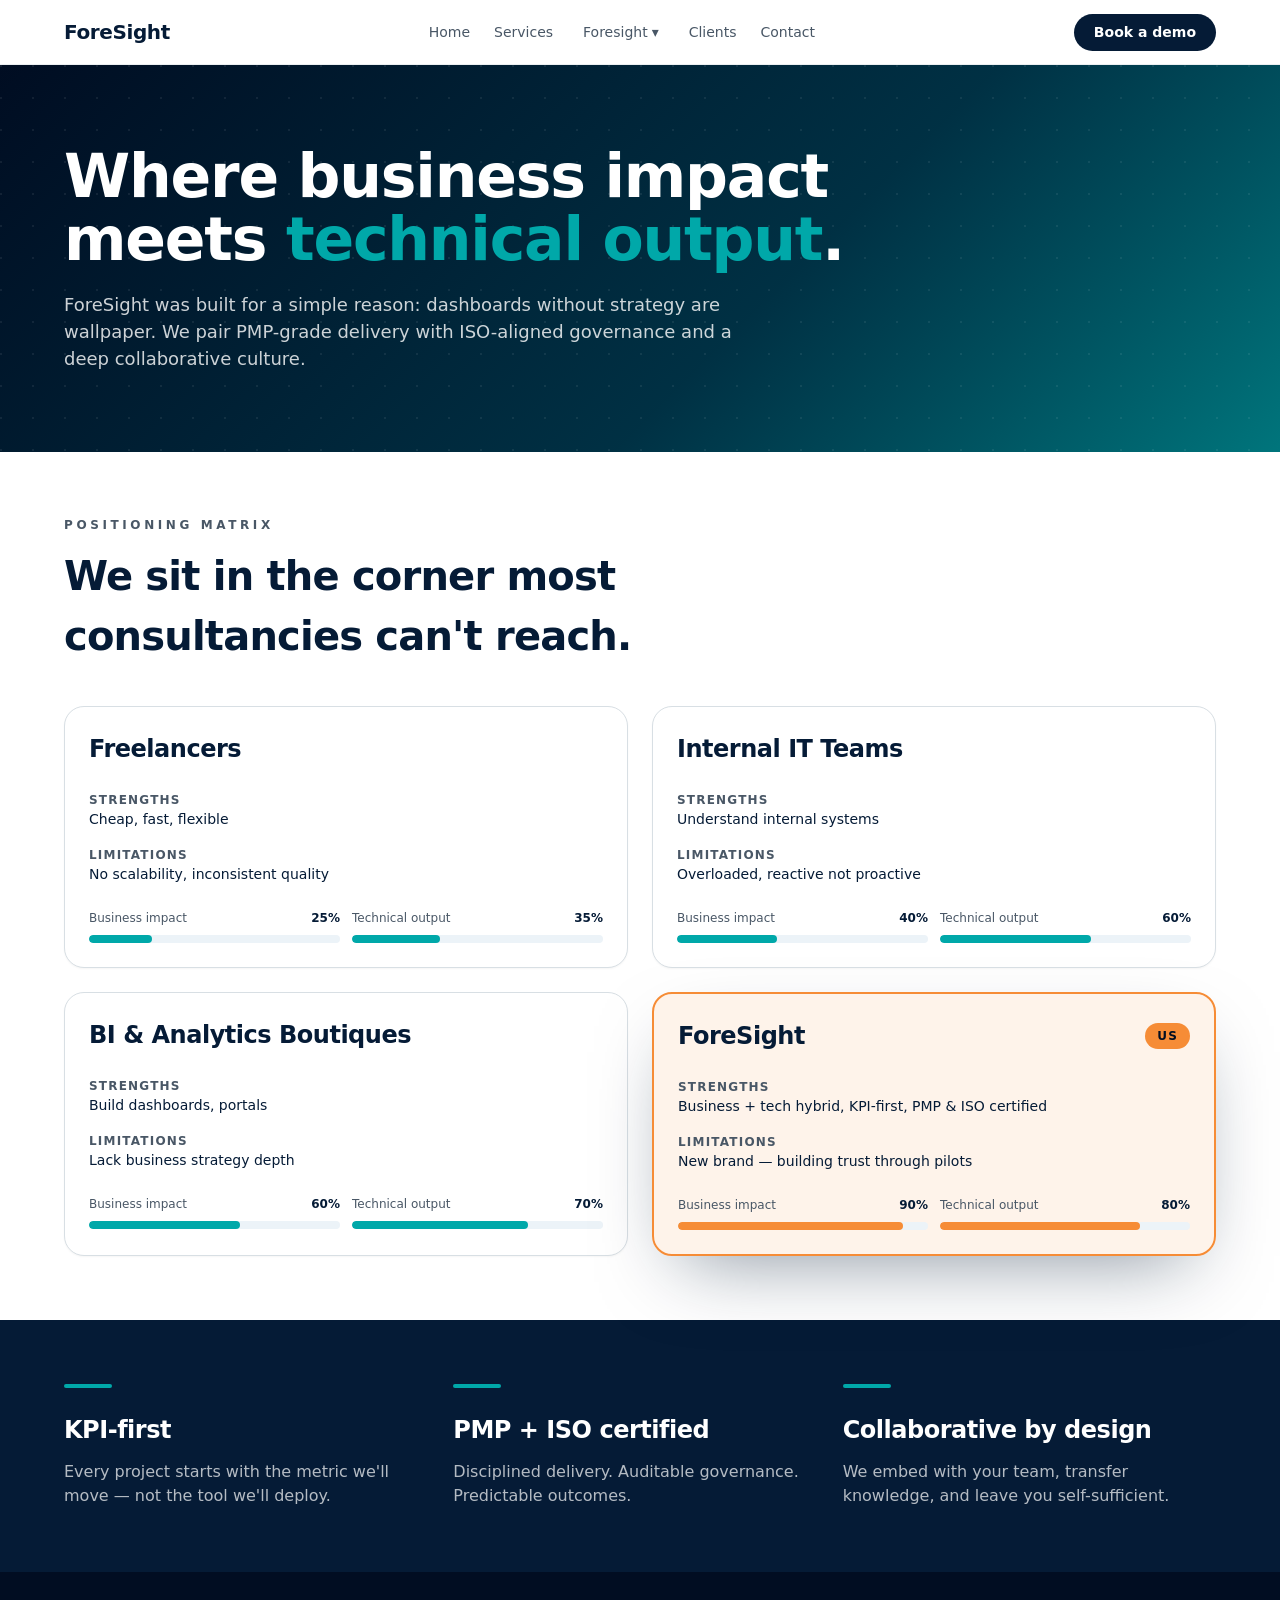
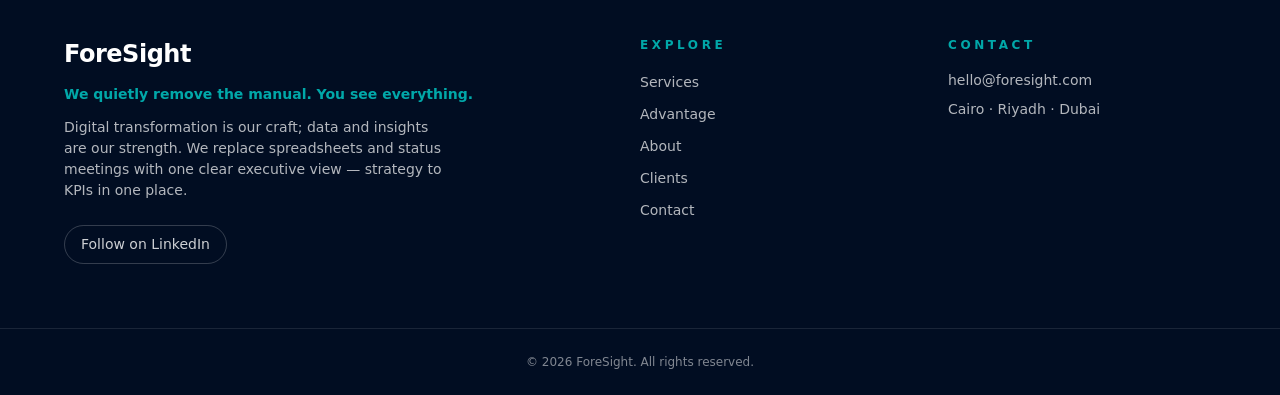
<file: about.html>
<!DOCTYPE html>
<html lang="en">
<head>
<meta charset="UTF-8" />
<meta name="viewport" content="width=device-width, initial-scale=1.0" />
<title>About — ForeSight</title>
<meta name="description" content="ForeSight is a business + tech hybrid consultancy. KPI-first, PMP & ISO certified, with a collaborative culture across MENA." />
<link rel="icon" href="assets/favicon.png" />
<link rel="stylesheet" href="css/styles.css" />
</head>
<body data-page="about">
<div id="site-header"></div>

<section class="hero">
  <div class="container px-6 hero-inner">
    <h1>Where business impact meets <span class="text-teal">technical output</span>.</h1>
    <p class="subtitle">ForeSight was built for a simple reason: dashboards without strategy are wallpaper. We pair PMP-grade delivery with ISO-aligned governance and a deep collaborative culture.</p>
  </div>
</section>

<section class="py-16">
  <div class="container px-6">
    <p class="eyebrow">Positioning Matrix</p>
    <h2 class="section-title max-w-3xl">We sit in the corner most consultancies can't reach.</h2>

    <div class="grid grid-2 mt-10" style="gap:1.5rem;">
      <div class="card">
        <div class="flex justify-between items-center">
          <h3 style="font-size:1.5rem;">Freelancers</h3>
        </div>
        <div class="mt-6" style="display:flex; flex-direction:column; gap:1rem; font-size:0.875rem;">
          <div><div class="muted" style="font-size:0.75rem; text-transform:uppercase; letter-spacing:0.1em; font-weight:600;">Strengths</div><p class="mt-1">Cheap, fast, flexible</p></div>
          <div><div class="muted" style="font-size:0.75rem; text-transform:uppercase; letter-spacing:0.1em; font-weight:600;">Limitations</div><p class="mt-1">No scalability, inconsistent quality</p></div>
        </div>
        <div class="grid grid-2 mt-6" style="gap:0.75rem;">
          <div><div class="flex justify-between" style="font-size:0.75rem;"><span class="muted">Business impact</span><span style="font-weight:600;">25%</span></div><div class="bar-track"><div class="bar-fill" style="width:25%;"></div></div></div>
          <div><div class="flex justify-between" style="font-size:0.75rem;"><span class="muted">Technical output</span><span style="font-weight:600;">35%</span></div><div class="bar-track"><div class="bar-fill" style="width:35%;"></div></div></div>
        </div>
      </div>

      <div class="card">
        <h3 style="font-size:1.5rem;">Internal IT Teams</h3>
        <div class="mt-6" style="display:flex; flex-direction:column; gap:1rem; font-size:0.875rem;">
          <div><div class="muted" style="font-size:0.75rem; text-transform:uppercase; letter-spacing:0.1em; font-weight:600;">Strengths</div><p class="mt-1">Understand internal systems</p></div>
          <div><div class="muted" style="font-size:0.75rem; text-transform:uppercase; letter-spacing:0.1em; font-weight:600;">Limitations</div><p class="mt-1">Overloaded, reactive not proactive</p></div>
        </div>
        <div class="grid grid-2 mt-6" style="gap:0.75rem;">
          <div><div class="flex justify-between" style="font-size:0.75rem;"><span class="muted">Business impact</span><span style="font-weight:600;">40%</span></div><div class="bar-track"><div class="bar-fill" style="width:40%;"></div></div></div>
          <div><div class="flex justify-between" style="font-size:0.75rem;"><span class="muted">Technical output</span><span style="font-weight:600;">60%</span></div><div class="bar-track"><div class="bar-fill" style="width:60%;"></div></div></div>
        </div>
      </div>

      <div class="card">
        <h3 style="font-size:1.5rem;">BI &amp; Analytics Boutiques</h3>
        <div class="mt-6" style="display:flex; flex-direction:column; gap:1rem; font-size:0.875rem;">
          <div><div class="muted" style="font-size:0.75rem; text-transform:uppercase; letter-spacing:0.1em; font-weight:600;">Strengths</div><p class="mt-1">Build dashboards, portals</p></div>
          <div><div class="muted" style="font-size:0.75rem; text-transform:uppercase; letter-spacing:0.1em; font-weight:600;">Limitations</div><p class="mt-1">Lack business strategy depth</p></div>
        </div>
        <div class="grid grid-2 mt-6" style="gap:0.75rem;">
          <div><div class="flex justify-between" style="font-size:0.75rem;"><span class="muted">Business impact</span><span style="font-weight:600;">60%</span></div><div class="bar-track"><div class="bar-fill" style="width:60%;"></div></div></div>
          <div><div class="flex justify-between" style="font-size:0.75rem;"><span class="muted">Technical output</span><span style="font-weight:600;">70%</span></div><div class="bar-track"><div class="bar-fill" style="width:70%;"></div></div></div>
        </div>
      </div>

      <div class="card" style="border:2px solid var(--orange); background:color-mix(in oklab, var(--orange) 10%, transparent); box-shadow:var(--shadow-elegant);">
        <div class="flex justify-between items-center">
          <h3 style="font-size:1.5rem;">ForeSight</h3>
          <span style="border-radius:999px; background:var(--orange); color:var(--orange-foreground); padding:0.25rem 0.75rem; font-size:0.75rem; font-weight:700; text-transform:uppercase; letter-spacing:0.1em;">Us</span>
        </div>
        <div class="mt-6" style="display:flex; flex-direction:column; gap:1rem; font-size:0.875rem;">
          <div><div class="muted" style="font-size:0.75rem; text-transform:uppercase; letter-spacing:0.1em; font-weight:600;">Strengths</div><p class="mt-1">Business + tech hybrid, KPI-first, PMP &amp; ISO certified</p></div>
          <div><div class="muted" style="font-size:0.75rem; text-transform:uppercase; letter-spacing:0.1em; font-weight:600;">Limitations</div><p class="mt-1">New brand — building trust through pilots</p></div>
        </div>
        <div class="grid grid-2 mt-6" style="gap:0.75rem;">
          <div><div class="flex justify-between" style="font-size:0.75rem;"><span class="muted">Business impact</span><span style="font-weight:600;">90%</span></div><div class="bar-track"><div class="bar-fill orange" style="width:90%;"></div></div></div>
          <div><div class="flex justify-between" style="font-size:0.75rem;"><span class="muted">Technical output</span><span style="font-weight:600;">80%</span></div><div class="bar-track"><div class="bar-fill orange" style="width:80%;"></div></div></div>
        </div>
      </div>
    </div>
  </div>
</section>

<section class="bg-midnight" style="padding:4rem 0;">
  <div class="container px-6 grid grid-3">
    <div>
      <div style="height:0.25rem; width:3rem; border-radius:999px; background:var(--teal);"></div>
      <h3 class="mt-6" style="font-size:1.5rem;">KPI-first</h3>
      <p class="mt-3" style="color:color-mix(in oklab, var(--background) 70%, transparent);">Every project starts with the metric we'll move — not the tool we'll deploy.</p>
    </div>
    <div>
      <div style="height:0.25rem; width:3rem; border-radius:999px; background:var(--teal);"></div>
      <h3 class="mt-6" style="font-size:1.5rem;">PMP + ISO certified</h3>
      <p class="mt-3" style="color:color-mix(in oklab, var(--background) 70%, transparent);">Disciplined delivery. Auditable governance. Predictable outcomes.</p>
    </div>
    <div>
      <div style="height:0.25rem; width:3rem; border-radius:999px; background:var(--teal);"></div>
      <h3 class="mt-6" style="font-size:1.5rem;">Collaborative by design</h3>
      <p class="mt-3" style="color:color-mix(in oklab, var(--background) 70%, transparent);">We embed with your team, transfer knowledge, and leave you self-sufficient.</p>
    </div>
  </div>
</section>

<div id="site-footer"></div>
<script src="js/components.js"></script>
</body>
</html>
</file>
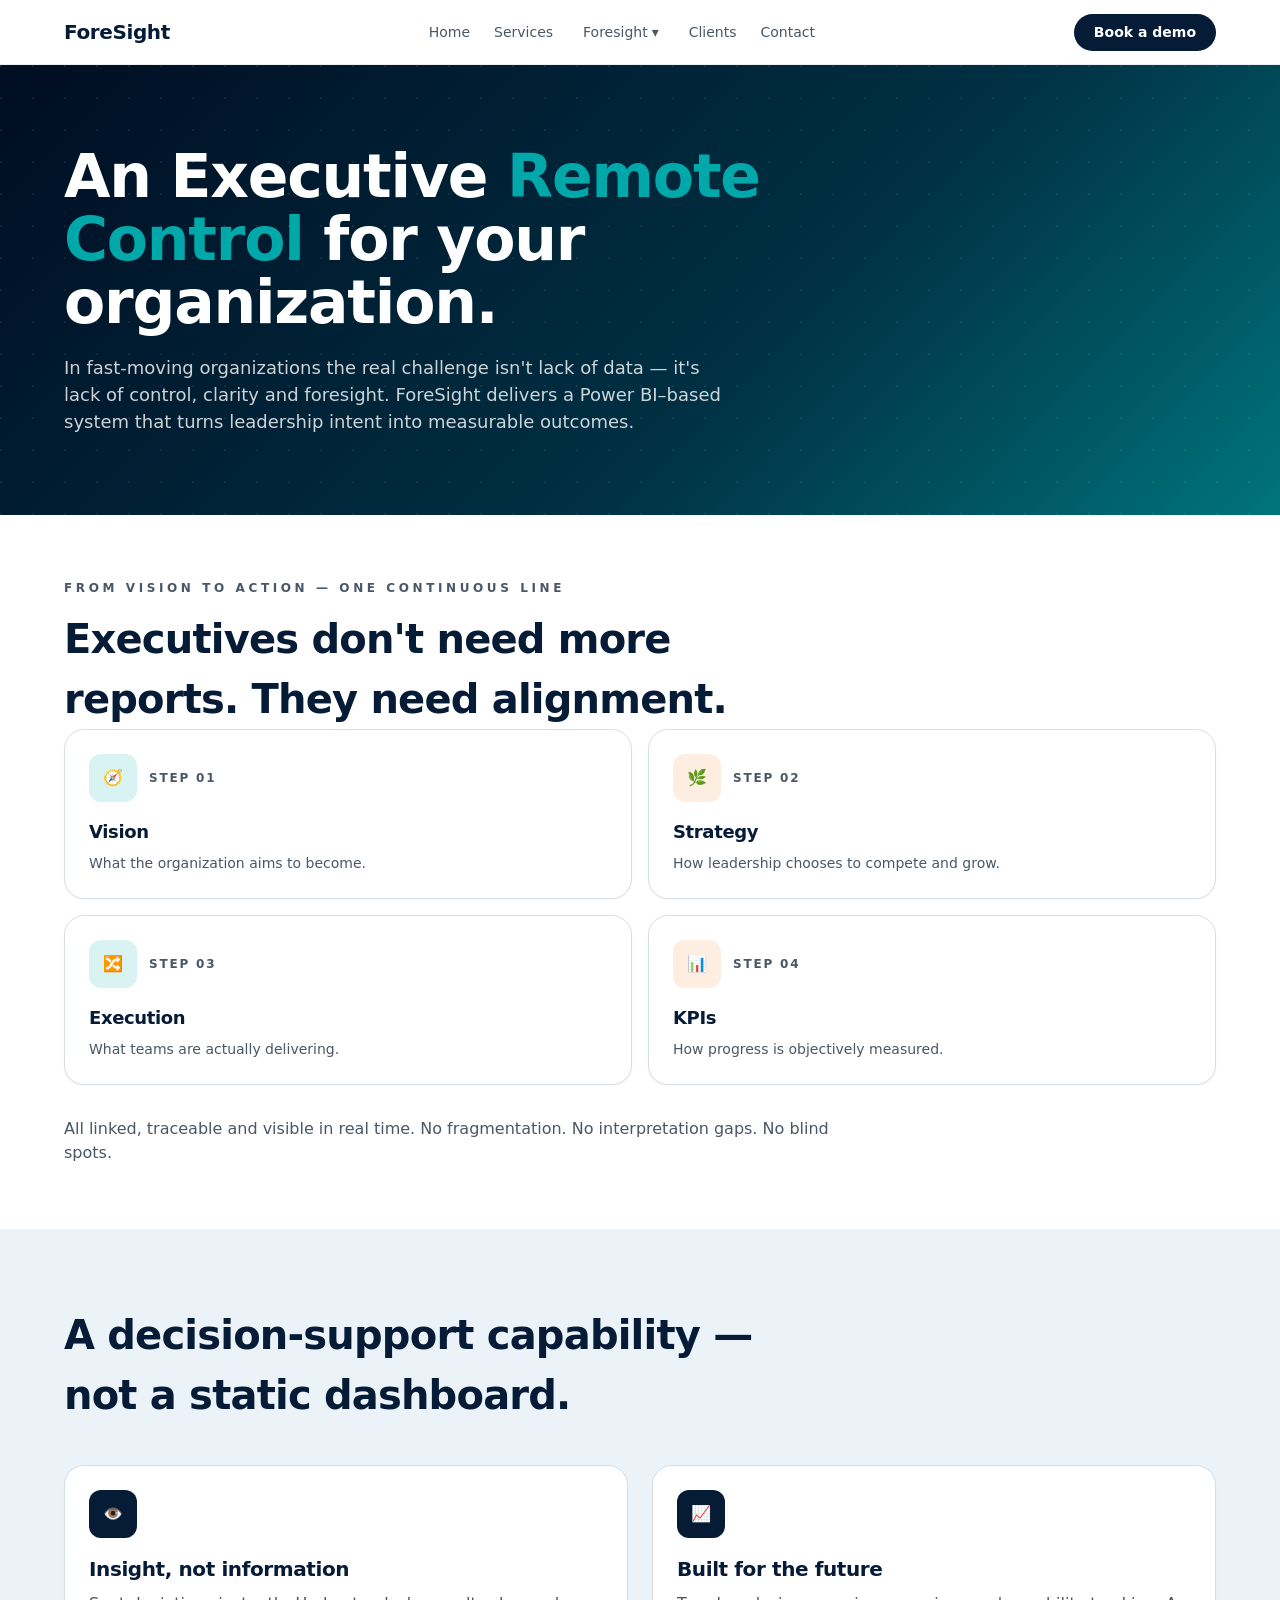
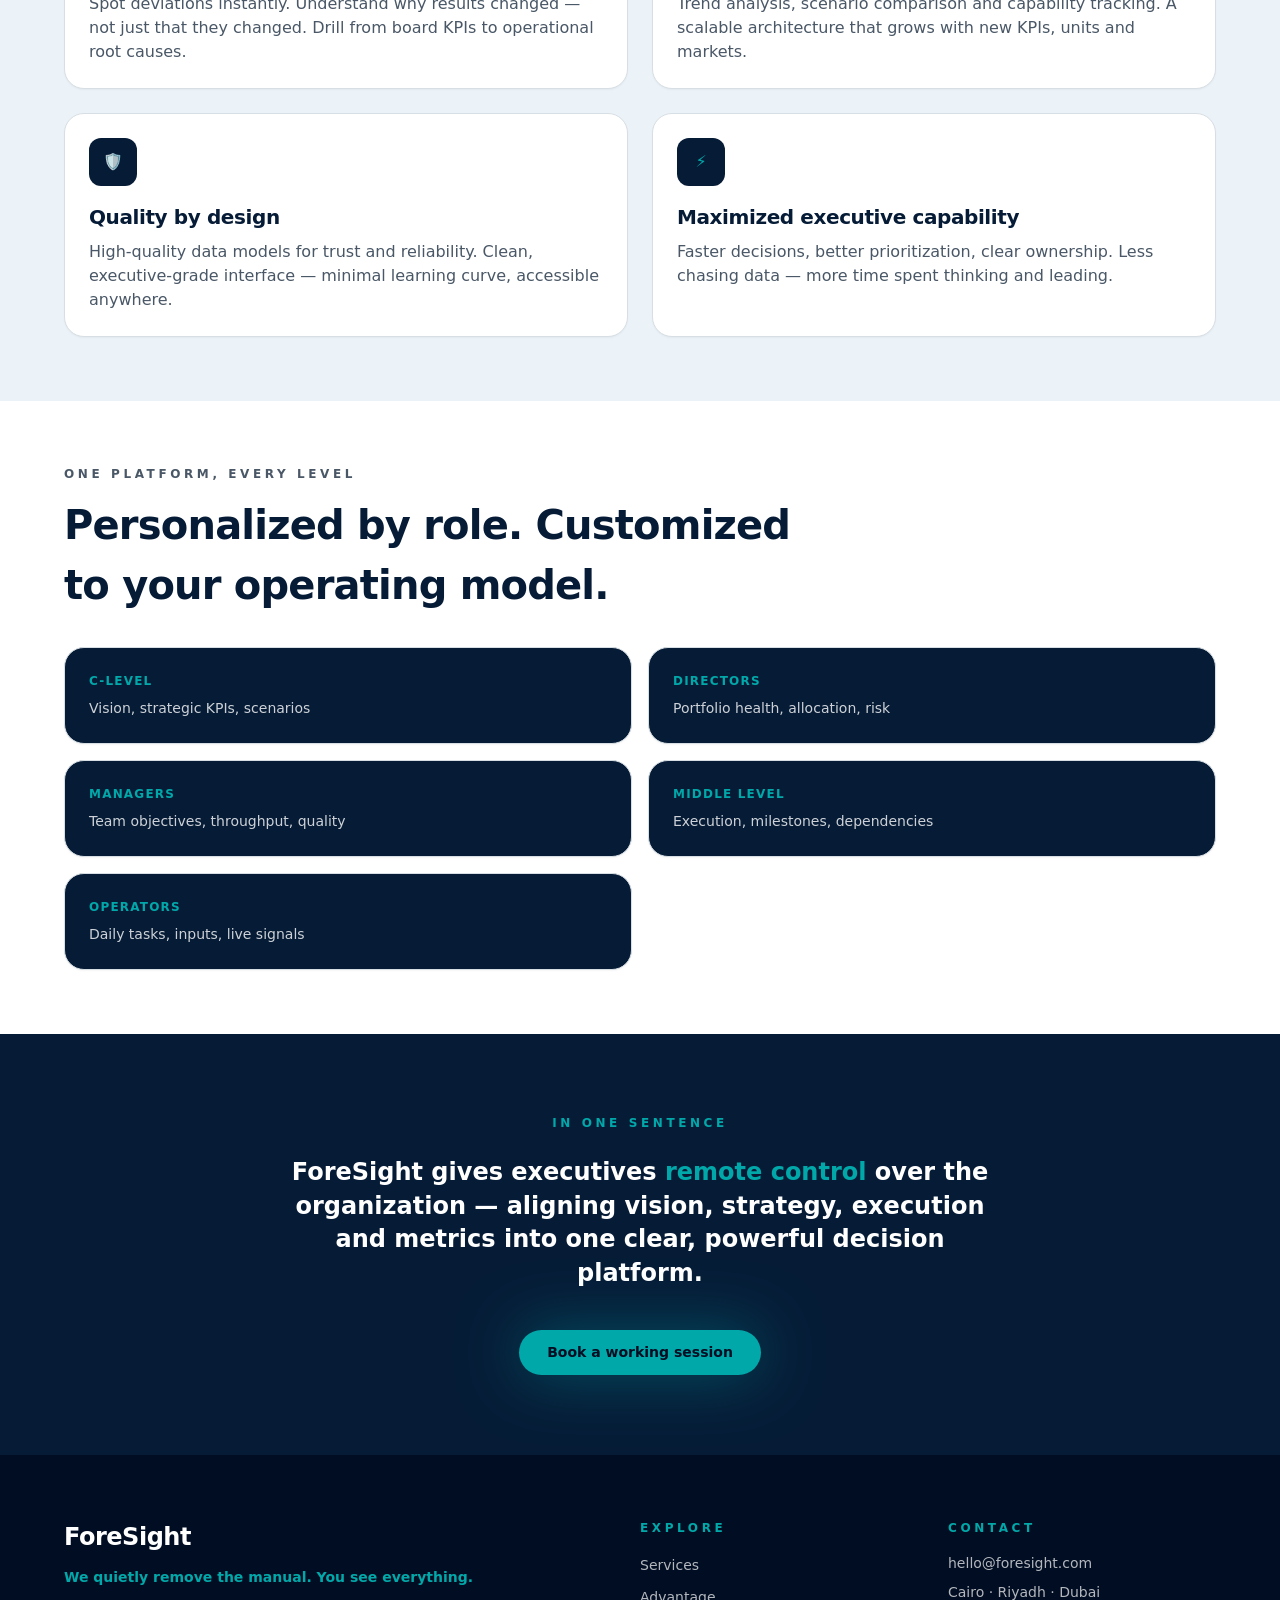
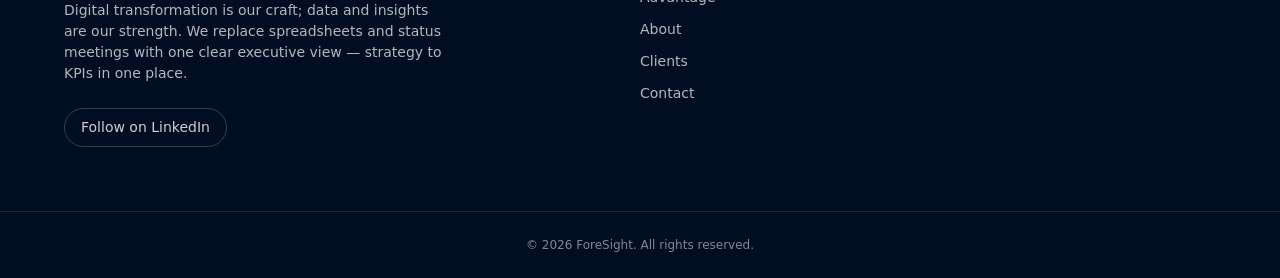
<file: advantage.html>
<!DOCTYPE html>
<html lang="en">
<head>
<meta charset="UTF-8" />
<meta name="viewport" content="width=device-width, initial-scale=1.0" />
<title>Advantage — ForeSight</title>
<meta name="description" content="What makes ForeSight different: an Executive Control Layer that connects vision, strategy, execution and KPIs into one decision platform." />
<link rel="icon" href="assets/favicon.png" />
<link rel="stylesheet" href="css/styles.css" />
</head>
<body data-page="advantage">
<div id="site-header"></div>

<section class="hero">
  <div class="container px-6 hero-inner">
    <h1>An Executive <span class="text-teal">Remote Control</span> for your organization.</h1>
    <p class="subtitle">In fast-moving organizations the real challenge isn't lack of data — it's lack of control, clarity and foresight. ForeSight delivers a Power BI–based system that turns leadership intent into measurable outcomes.</p>
  </div>
</section>

<section class="py-16">
  <div class="container px-6">
    <p class="eyebrow">From vision to action — one continuous line</p>
    <h2 class="section-title max-w-3xl">Executives don't need more reports. They need alignment.</h2>
    <div class="grid grid-3" style="grid-template-columns:repeat(2,1fr); gap:1rem;" id="flow-grid"></div>
    <p class="mt-8 muted max-w-3xl">All linked, traceable and visible in real time. No fragmentation. No interpretation gaps. No blind spots.</p>
  </div>
</section>

<section class="bg-secondary py-16">
  <div class="container px-6">
    <h2 class="section-title max-w-3xl">A decision-support capability — not a static dashboard.</h2>
    <div class="grid grid-2 mt-10" style="gap:1.5rem;" id="benefits-grid"></div>
  </div>
</section>

<section class="py-16">
  <div class="container px-6">
    <p class="eyebrow">One platform, every level</p>
    <h2 class="section-title max-w-3xl">Personalized by role. Customized to your operating model.</h2>
    <div class="grid" style="grid-template-columns:repeat(2,1fr); gap:1rem; margin-top:2rem;" id="roles-grid"></div>
  </div>
</section>

<section class="bg-midnight" style="padding:5rem 0;">
  <div class="container px-6 text-center max-w-3xl" style="margin:0 auto;">
    <p style="font-size:0.75rem; font-weight:700; text-transform:uppercase; letter-spacing:0.3em; color:var(--teal);">In one sentence</p>
    <p class="mt-6" style="font-size:1.5rem; font-weight:600; line-height:1.4;">ForeSight gives executives <span class="text-teal">remote control</span> over the organization — aligning vision, strategy, execution and metrics into one clear, powerful decision platform.</p>
    <a href="book-demo.html" class="btn-teal mt-10" style="display:inline-flex;">Book a working session</a>
  </div>
</section>

<div id="site-footer"></div>

<script src="js/components.js"></script>
<script>
  const flow = [
    { label: "Vision", desc: "What the organization aims to become.", icon: "🧭" },
    { label: "Strategy", desc: "How leadership chooses to compete and grow.", icon: "🌿" },
    { label: "Execution", desc: "What teams are actually delivering.", icon: "🔀" },
    { label: "KPIs", desc: "How progress is objectively measured.", icon: "📊" },
  ];
  document.getElementById("flow-grid").innerHTML = flow
    .map(
      (f, i) => `<div class="card">
        <div class="flex items-center gap-3">
          <div class="icon-box ${i % 2 === 1 ? "icon-orange" : "icon-teal"}">${f.icon}</div>
          <span style="font-size:0.75rem; font-weight:700; text-transform:uppercase; letter-spacing:0.15em; color:var(--muted-foreground);">Step 0${i + 1}</span>
        </div>
        <h3 class="mt-4" style="font-size:1.125rem;">${f.label}</h3>
        <p class="mt-2 muted" style="font-size:0.875rem;">${f.desc}</p>
      </div>`
    )
    .join("");

  const benefits = [
    { t: "Insight, not information", d: "Spot deviations instantly. Understand why results changed — not just that they changed. Drill from board KPIs to operational root causes.", icon: "👁️" },
    { t: "Built for the future", d: "Trend analysis, scenario comparison and capability tracking. A scalable architecture that grows with new KPIs, units and markets.", icon: "📈" },
    { t: "Quality by design", d: "High-quality data models for trust and reliability. Clean, executive-grade interface — minimal learning curve, accessible anywhere.", icon: "🛡️" },
    { t: "Maximized executive capability", d: "Faster decisions, better prioritization, clear ownership. Less chasing data — more time spent thinking and leading.", icon: "⚡" },
  ];
  document.getElementById("benefits-grid").innerHTML = benefits
    .map(
      (b) => `<div class="card">
        <div class="icon-box" style="background:var(--midnight); color:var(--teal);">${b.icon}</div>
        <h3 class="mt-4" style="font-size:1.25rem;">${b.t}</h3>
        <p class="mt-2 muted">${b.d}</p>
      </div>`
    )
    .join("");

  const roles = [
    { r: "C-Level", d: "Vision, strategic KPIs, scenarios" },
    { r: "Directors", d: "Portfolio health, allocation, risk" },
    { r: "Managers", d: "Team objectives, throughput, quality" },
    { r: "Middle level", d: "Execution, milestones, dependencies" },
    { r: "Operators", d: "Daily tasks, inputs, live signals" },
  ];
  document.getElementById("roles-grid").innerHTML = roles
    .map(
      (x) => `<div class="card" style="background:var(--midnight); color:var(--background);">
        <div style="font-size:0.75rem; font-weight:700; text-transform:uppercase; letter-spacing:0.1em; color:var(--teal);">${x.r}</div>
        <div class="mt-2" style="font-size:0.875rem; color:color-mix(in oklab, var(--background) 80%, transparent);">${x.d}</div>
      </div>`
    )
    .join("");
</script>
</body>
</html>
</file>
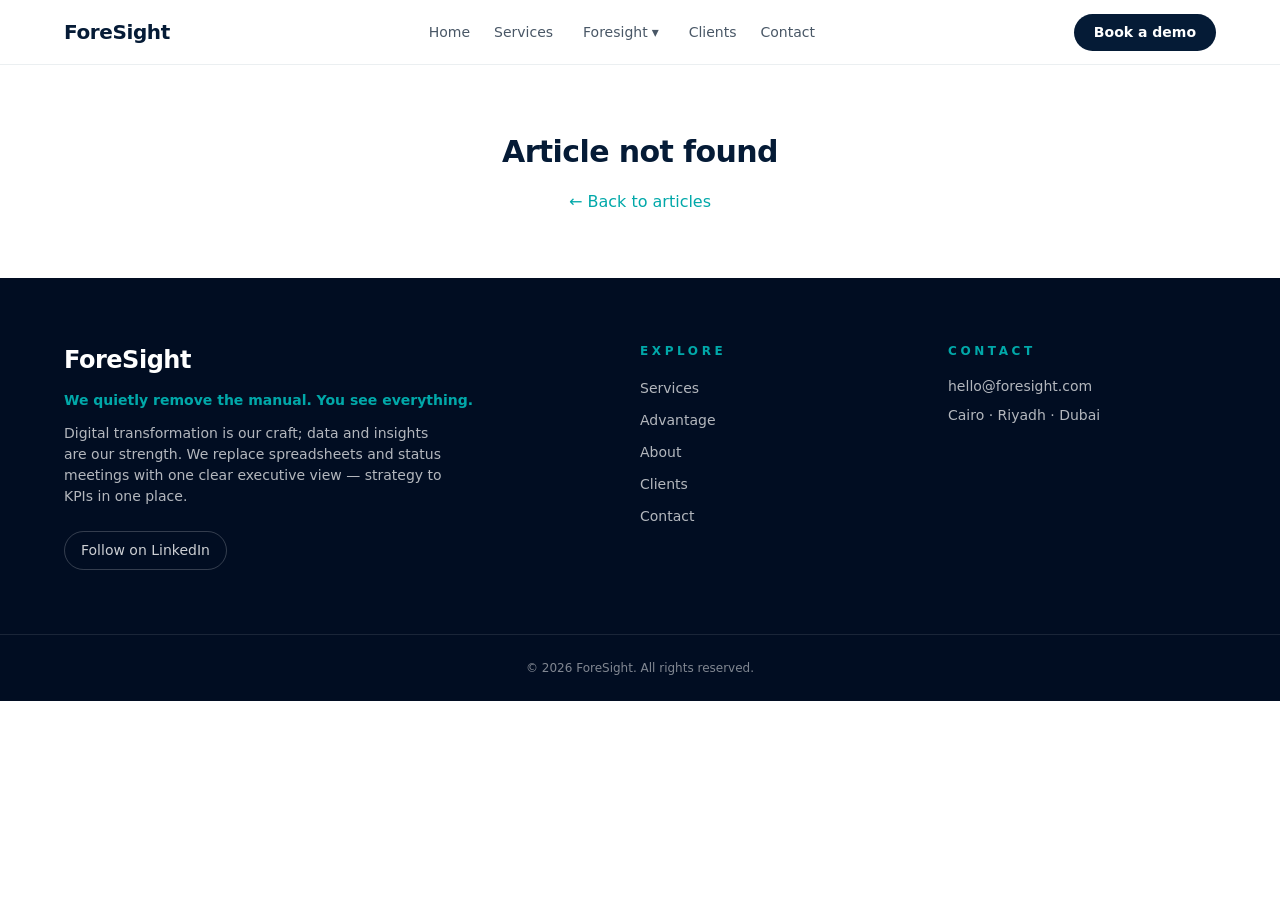
<file: article.html>
<!DOCTYPE html>
<html lang="en">
<head>
<meta charset="UTF-8" />
<meta name="viewport" content="width=device-width, initial-scale=1.0" />
<title id="page-title">Article — ForeSight</title>
<meta name="description" id="page-description" content="" />
<link rel="icon" href="assets/favicon.png" />
<link rel="stylesheet" href="css/styles.css" />
</head>
<body data-page="articles">
<div id="site-header"></div>

<article class="container px-6" style="max-width:48rem; padding-top:4rem; padding-bottom:4rem;" id="article-root">
  <p class="muted">Loading…</p>
</article>

<div id="site-footer"></div>

<script src="js/data.js"></script>
<script src="js/components.js"></script>
<script>
  const params = new URLSearchParams(window.location.search);
  const slug = params.get("slug");
  const article = ARTICLES.find((a) => a.slug === slug);
  const root = document.getElementById("article-root");

  if (!article) {
    root.innerHTML = `<div class="text-center">
      <h1 style="font-size:1.875rem;">Article not found</h1>
      <a href="articles.html" class="mt-4" style="display:inline-block; color:var(--teal);">← Back to articles</a>
    </div>`;
  } else {
    document.getElementById("page-title").textContent = `${article.title} — ForeSight`;
    document.getElementById("page-description").setAttribute("content", article.excerpt);

    const body = article.body
      .map(
        (s) => `<div class="mt-8">
          ${s.heading ? `<h2>${s.heading}</h2>` : ""}
          ${s.paragraphs.map((p) => `<p>${p}</p>`).join("")}
        </div>`
      )
      .join("");

    root.innerHTML = `
      <a href="articles.html" style="font-size:0.875rem; font-weight:600; color:var(--teal);">← All articles</a>
      <span class="mt-6" style="display:block; font-size:0.75rem; font-weight:600; text-transform:uppercase; letter-spacing:0.1em; color:var(--teal);">${article.category}</span>
      <h1 class="mt-3" style="font-size:2.25rem; line-height:1.2;">${article.title}</h1>
      <p class="mt-4" style="font-size:1.125rem; color:var(--muted-foreground);">${article.excerpt}</p>
      <div class="prose mt-10">${body}</div>
      <div class="card text-center mt-10" style="background:var(--muted);">
        <h3 style="font-size:1.25rem;">Want to see this applied to your business?</h3>
        <a href="book-demo.html" class="btn-dark mt-5" style="display:inline-flex;">Book a 1-hour working session</a>
      </div>`;
  }
</script>
</body>
</html>
</file>
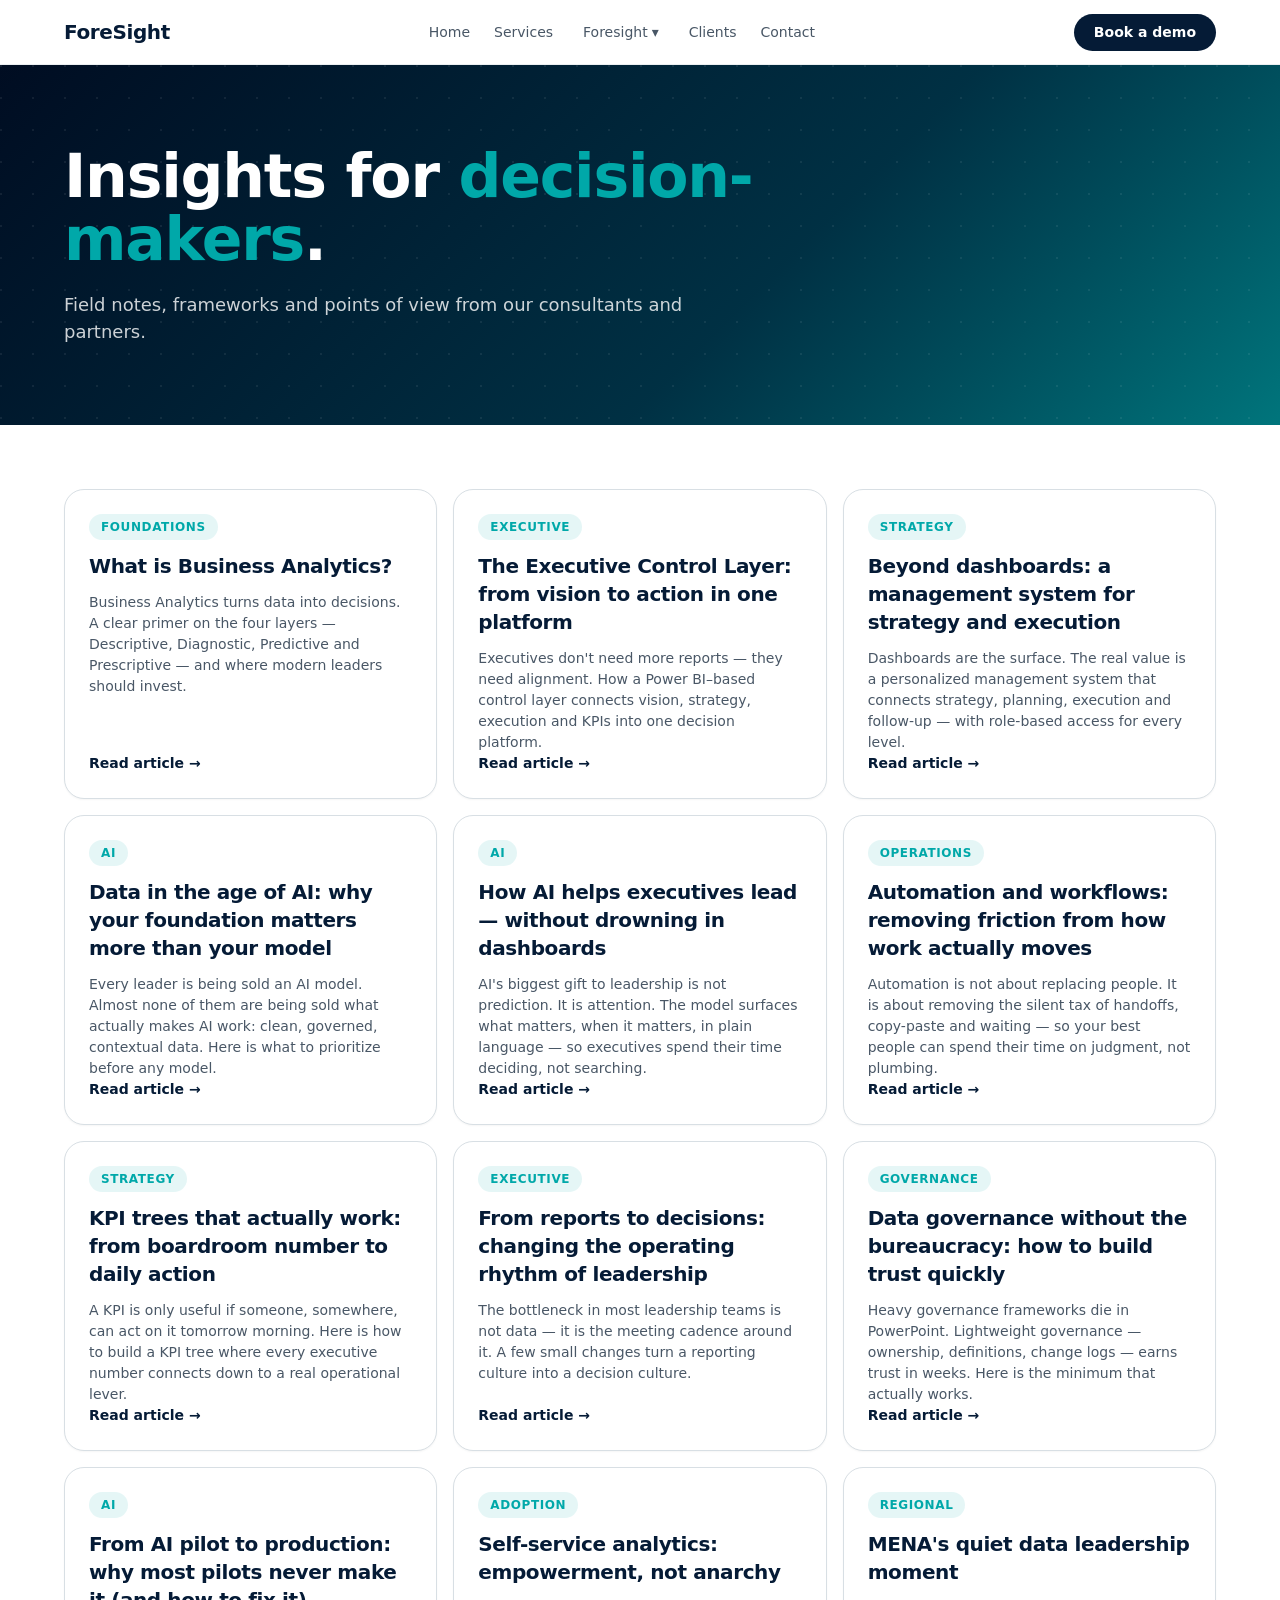
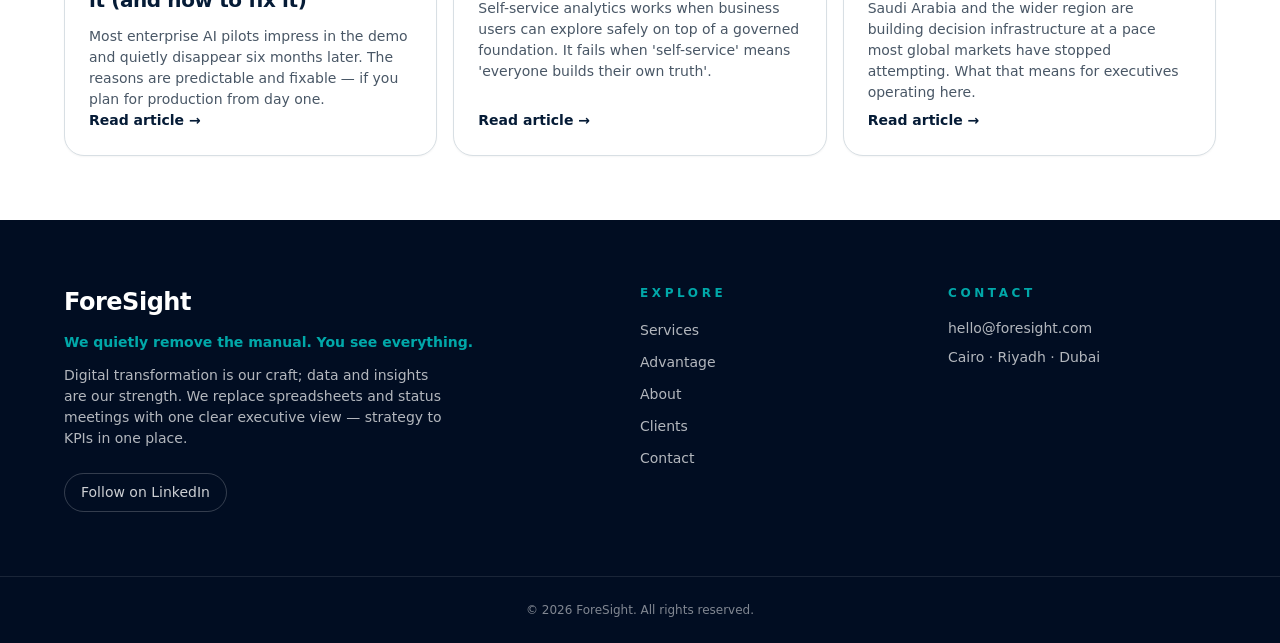
<file: articles.html>
<!DOCTYPE html>
<html lang="en">
<head>
<meta charset="UTF-8" />
<meta name="viewport" content="width=device-width, initial-scale=1.0" />
<title>Articles — ForeSight</title>
<meta name="description" content="Insights on business analytics, executive control layers, and turning data into decisions." />
<link rel="icon" href="assets/favicon.png" />
<link rel="stylesheet" href="css/styles.css" />
</head>
<body data-page="articles">
<div id="site-header"></div>

<section class="hero">
  <div class="container px-6 hero-inner">
    <h1>Insights for <span class="text-teal">decision-makers</span>.</h1>
    <p class="subtitle">Field notes, frameworks and points of view from our consultants and partners.</p>
  </div>
</section>

<section class="py-16">
  <div class="container px-6 grid grid-3" id="articles-grid"></div>
</section>

<div id="site-footer"></div>

<script src="js/data.js"></script>
<script src="js/components.js"></script>
<script>
  document.getElementById("articles-grid").innerHTML = ARTICLES.map(
    (a) => `<a href="article.html?slug=${a.slug}" class="card" style="display:flex; flex-direction:column; transition:all 0.2s;">
      <span class="tag-pill" style="width:fit-content;">${a.category}</span>
      <h3 class="mt-3" style="font-size:1.25rem; line-height:1.4;">${a.title}</h3>
      <p class="mt-3 muted" style="font-size:0.875rem; flex:1;">${a.excerpt}</p>
      <span class="mt-5" style="font-size:0.875rem; font-weight:600;">Read article →</span>
    </a>`
  ).join("");
</script>
</body>
</html>
</file>
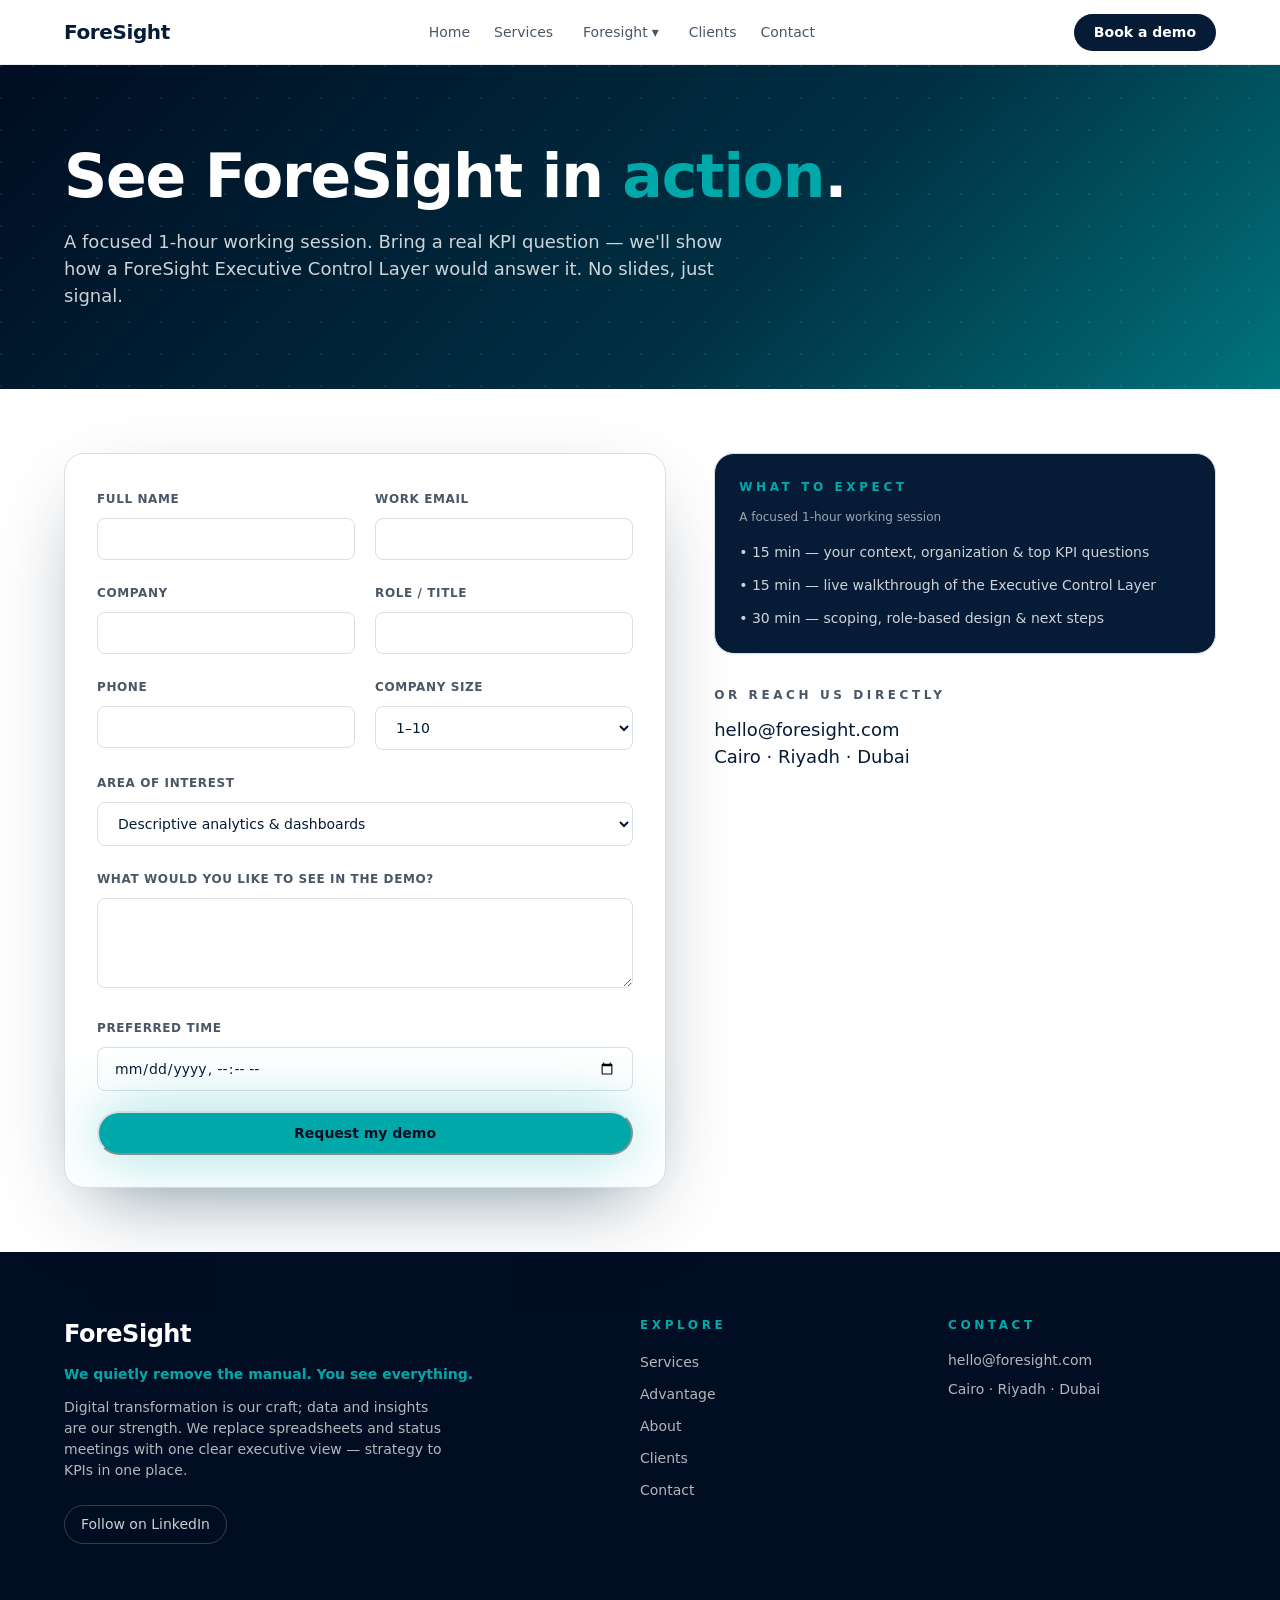
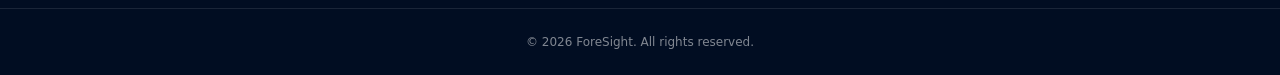
<file: book-demo.html>
<!DOCTYPE html>
<html lang="en">
<head>
<meta charset="UTF-8" />
<meta name="viewport" content="width=device-width, initial-scale=1.0" />
<title>Book a demo — ForeSight</title>
<meta name="description" content="Book a personalized demo of ForeSight's KPI-first dashboards and analytics services." />
<link rel="icon" href="assets/favicon.png" />
<link rel="stylesheet" href="css/styles.css" />
</head>
<body data-page="book-demo">
<div id="site-header"></div>

<section class="hero">
  <div class="container px-6 hero-inner">
    <h1>See ForeSight in <span class="text-teal">action</span>.</h1>
    <p class="subtitle">A focused 1-hour working session. Bring a real KPI question — we'll show how a ForeSight Executive Control Layer would answer it. No slides, just signal.</p>
  </div>
</section>

<section class="py-16">
  <div class="container px-6" style="display:grid; gap:3rem; grid-template-columns:1.2fr 1fr;">
    <form id="demo-form" class="form-card">
      <div class="form-row two">
        <div class="field"><label for="d-name">Full name</label><input id="d-name" name="name" required /></div>
        <div class="field"><label for="d-email">Work email</label><input id="d-email" name="email" type="email" required /></div>
      </div>
      <div class="form-row two">
        <div class="field"><label for="d-company">Company</label><input id="d-company" name="company" required /></div>
        <div class="field"><label for="d-role">Role / Title</label><input id="d-role" name="role" /></div>
      </div>
      <div class="form-row two">
        <div class="field"><label for="d-phone">Phone</label><input id="d-phone" name="phone" type="tel" /></div>
        <div class="field">
          <label for="d-size">Company size</label>
          <select id="d-size" name="companySize">
            <option>1–10</option><option>11–50</option><option>51–200</option><option>201–1,000</option><option>1,000+</option>
          </select>
        </div>
      </div>
      <div class="form-row">
        <div class="field">
          <label for="d-interest">Area of interest</label>
          <select id="d-interest" name="interest">
            <option>Descriptive analytics &amp; dashboards</option>
            <option>Diagnostic analytics</option>
            <option>Predictive analytics &amp; forecasting</option>
            <option>Prescriptive analytics &amp; optimization</option>
            <option>KPI strategy &amp; training</option>
          </select>
        </div>
      </div>
      <div class="form-row">
        <div class="field"><label for="d-question">What would you like to see in the demo?</label><textarea id="d-question" name="message" rows="4"></textarea></div>
      </div>
      <div class="form-row">
        <div class="field"><label for="d-time">Preferred time</label><input id="d-time" name="preferredTime" type="datetime-local" /></div>
      </div>
      <p class="form-error" id="demo-error" style="display:none;"></p>
      <button type="submit" class="btn-teal" style="width:100%; justify-content:center;" id="demo-submit">Request my demo</button>
    </form>

    <aside style="display:flex; flex-direction:column; gap:2rem;">
      <div class="card" style="background:var(--midnight); color:var(--background);">
        <p class="eyebrow-teal">What to expect</p>
        <p class="mt-3" style="font-size:0.75rem; color:color-mix(in oklab, var(--background) 60%, transparent);">A focused 1-hour working session</p>
        <ul class="mt-4" style="display:flex; flex-direction:column; gap:0.75rem; font-size:0.875rem; color:color-mix(in oklab, var(--background) 80%, transparent);">
          <li>• 15 min — your context, organization &amp; top KPI questions</li>
          <li>• 15 min — live walkthrough of the Executive Control Layer</li>
          <li>• 30 min — scoping, role-based design &amp; next steps</li>
        </ul>
      </div>
      <div>
        <h3 class="eyebrow">Or reach us directly</h3>
        <div class="mt-3" style="font-size:1.125rem; font-weight:500;">
          <div>hello@foresight.com</div>
          <div>Cairo · Riyadh · Dubai</div>
        </div>
      </div>
    </aside>
  </div>
</section>

<div id="site-footer"></div>

<script src="js/config.js"></script>
<script src="js/forms.js"></script>
<script src="js/components.js"></script>
<script>
  const form = document.getElementById("demo-form");
  const errorEl = document.getElementById("demo-error");
  const submitBtn = document.getElementById("demo-submit");

  form.addEventListener("submit", async (e) => {
    e.preventDefault();
    errorEl.style.display = "none";
    submitBtn.disabled = true;
    submitBtn.textContent = "Sending…";

    const fd = new FormData(form);
    const data = {
      name: fd.get("name") || "",
      email: fd.get("email") || "",
      company: fd.get("company") || "",
      role: fd.get("role") || "",
      phone: fd.get("phone") || "",
      companySize: fd.get("companySize") || "",
      interest: fd.get("interest") || "",
      message: fd.get("message") || "",
      preferredTime: fd.get("preferredTime") || "",
    };

    const result = await submitToGoogleSheet("Demo Requests", data);
    if (result.ok) {
      submitBtn.textContent = "Thanks — we'll reach out within 1 business day ✓";
    } else {
      errorEl.textContent = "Something went wrong. Please email hello@foresight.com directly, or check js/config.js if you're the site owner.";
      errorEl.style.display = "block";
      submitBtn.disabled = false;
      submitBtn.textContent = "Request my demo";
    }
  });
</script>
</body>
</html>
</file>
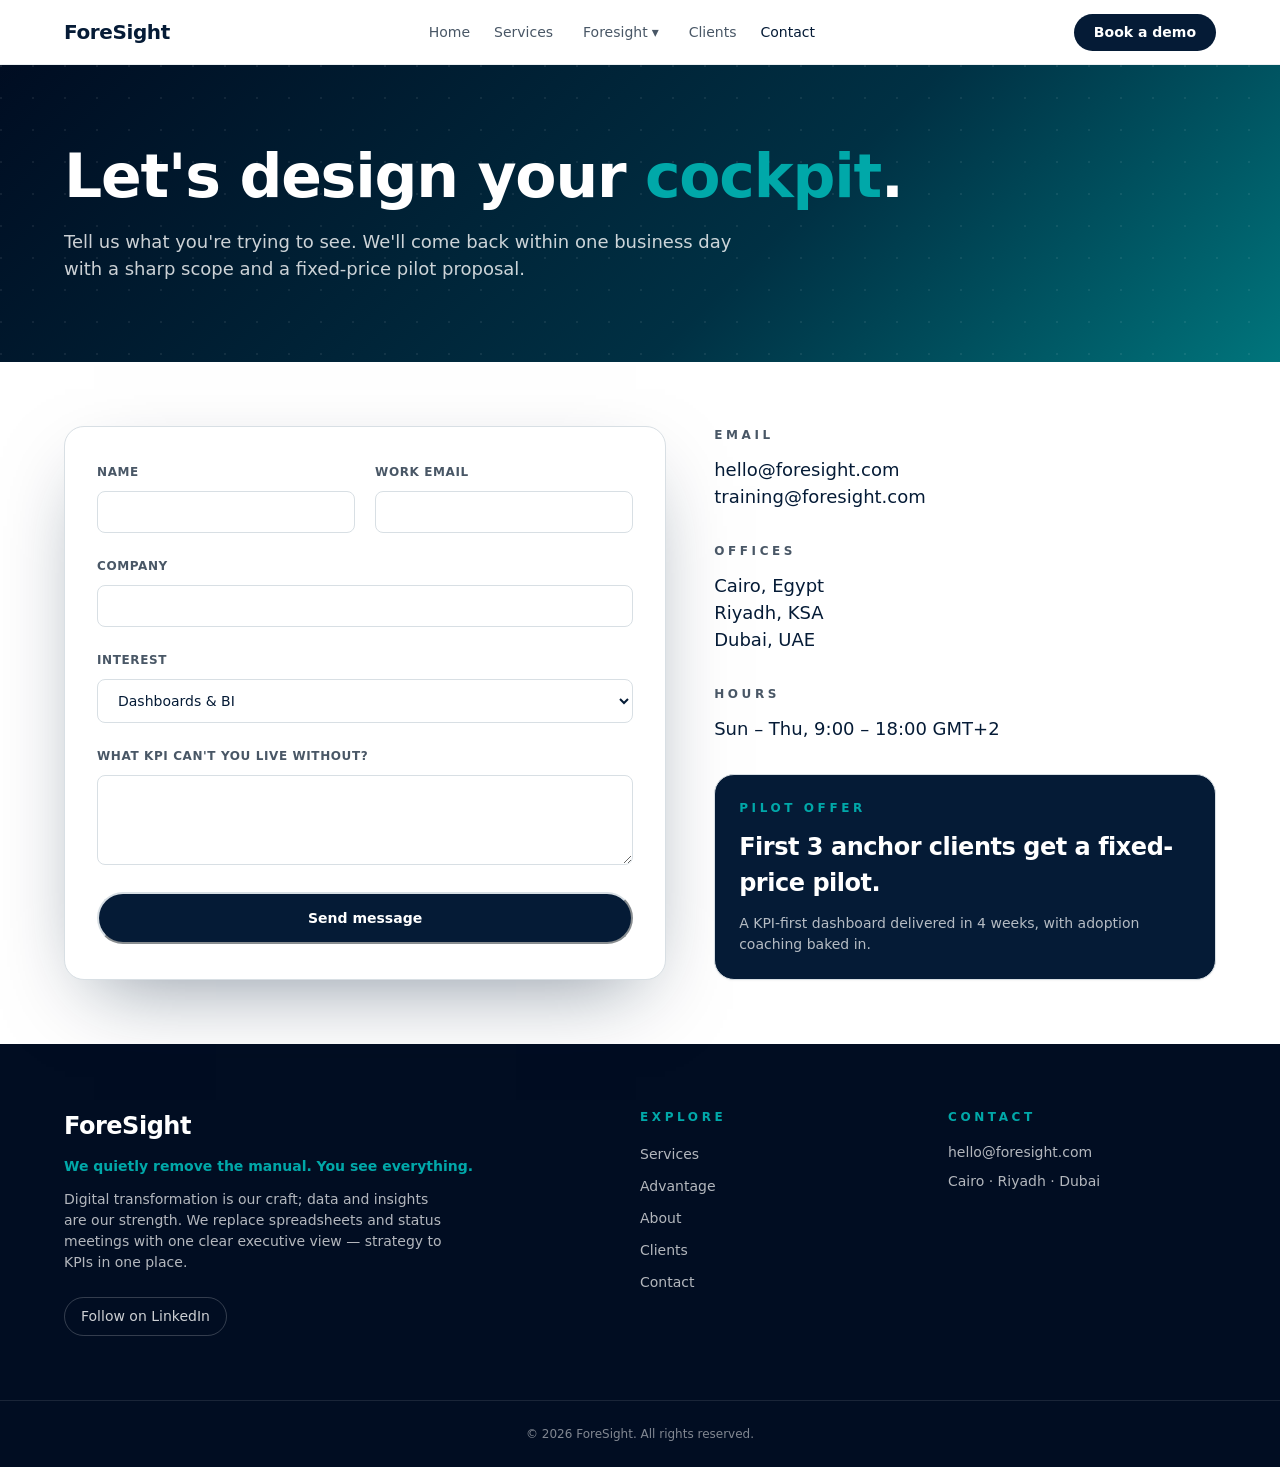
<file: contact.html>
<!DOCTYPE html>
<html lang="en">
<head>
<meta charset="UTF-8" />
<meta name="viewport" content="width=device-width, initial-scale=1.0" />
<title>Contact — ForeSight</title>
<meta name="description" content="Talk to ForeSight about dashboards, KPI strategy, or training. Cairo, Riyadh, Dubai." />
<link rel="icon" href="assets/favicon.png" />
<link rel="stylesheet" href="css/styles.css" />
</head>
<body data-page="contact">
<div id="site-header"></div>

<section class="hero">
  <div class="container px-6 hero-inner">
    <h1>Let's design your <span class="text-teal">cockpit</span>.</h1>
    <p class="subtitle">Tell us what you're trying to see. We'll come back within one business day with a sharp scope and a fixed-price pilot proposal.</p>
  </div>
</section>

<section class="py-16">
  <div class="container px-6" style="display:grid; gap:3rem; grid-template-columns:1fr;">
    <div class="grid" style="grid-template-columns:1.2fr 1fr; gap:3rem;" id="contact-layout">
      <form id="contact-form" class="form-card">
        <div class="form-row two">
          <div class="field"><label for="c-name">Name</label><input id="c-name" name="name" required /></div>
          <div class="field"><label for="c-email">Work email</label><input id="c-email" name="email" type="email" required /></div>
        </div>
        <div class="form-row">
          <div class="field"><label for="c-company">Company</label><input id="c-company" name="company" /></div>
        </div>
        <div class="form-row">
          <div class="field">
            <label for="c-interest">Interest</label>
            <select id="c-interest" name="interest">
              <option>Dashboards &amp; BI</option>
              <option>KPI Strategy</option>
              <option>Training cohort</option>
              <option>Corporate engagement</option>
            </select>
          </div>
        </div>
        <div class="form-row">
          <div class="field"><label for="c-kpi">What KPI can't you live without?</label><textarea id="c-kpi" name="message" rows="4"></textarea></div>
        </div>
        <p class="form-error" id="contact-error" style="display:none;"></p>
        <button type="submit" class="btn-dark" style="width:100%; justify-content:center;" id="contact-submit">Send message</button>
      </form>

      <aside style="display:flex; flex-direction:column; gap:2rem;">
        <div>
          <h3 class="eyebrow">Email</h3>
          <div class="mt-3" style="font-size:1.125rem; font-weight:500;">
            <div>hello@foresight.com</div>
            <div>training@foresight.com</div>
          </div>
        </div>
        <div>
          <h3 class="eyebrow">Offices</h3>
          <div class="mt-3" style="font-size:1.125rem; font-weight:500;">
            <div>Cairo, Egypt</div><div>Riyadh, KSA</div><div>Dubai, UAE</div>
          </div>
        </div>
        <div>
          <h3 class="eyebrow">Hours</h3>
          <div class="mt-3" style="font-size:1.125rem; font-weight:500;">Sun – Thu, 9:00 – 18:00 GMT+2</div>
        </div>
        <div class="card" style="background:var(--midnight); color:var(--background);">
          <p class="eyebrow-teal">Pilot offer</p>
          <h3 class="mt-3" style="font-size:1.5rem;">First 3 anchor clients get a fixed-price pilot.</h3>
          <p class="mt-3" style="font-size:0.875rem; color:color-mix(in oklab, var(--background) 70%, transparent);">A KPI-first dashboard delivered in 4 weeks, with adoption coaching baked in.</p>
        </div>
      </aside>
    </div>
  </div>
</section>

<div id="site-footer"></div>

<script src="js/config.js"></script>
<script src="js/forms.js"></script>
<script src="js/components.js"></script>
<script>
  const form = document.getElementById("contact-form");
  const errorEl = document.getElementById("contact-error");
  const submitBtn = document.getElementById("contact-submit");

  form.addEventListener("submit", async (e) => {
    e.preventDefault();
    errorEl.style.display = "none";
    submitBtn.disabled = true;
    submitBtn.textContent = "Sending…";

    const fd = new FormData(form);
    const data = {
      name: fd.get("name") || "",
      email: fd.get("email") || "",
      company: fd.get("company") || "",
      interest: fd.get("interest") || "",
      message: fd.get("message") || "",
    };

    const result = await submitToGoogleSheet("Contact Messages", data);
    if (result.ok) {
      submitBtn.textContent = "Thanks — we'll be in touch ✓";
    } else {
      errorEl.textContent = "Something went wrong. Please email hello@foresight.com directly, or check js/config.js if you're the site owner.";
      errorEl.style.display = "block";
      submitBtn.disabled = false;
      submitBtn.textContent = "Send message";
    }
  });
</script>
</body>
</html>
</file>
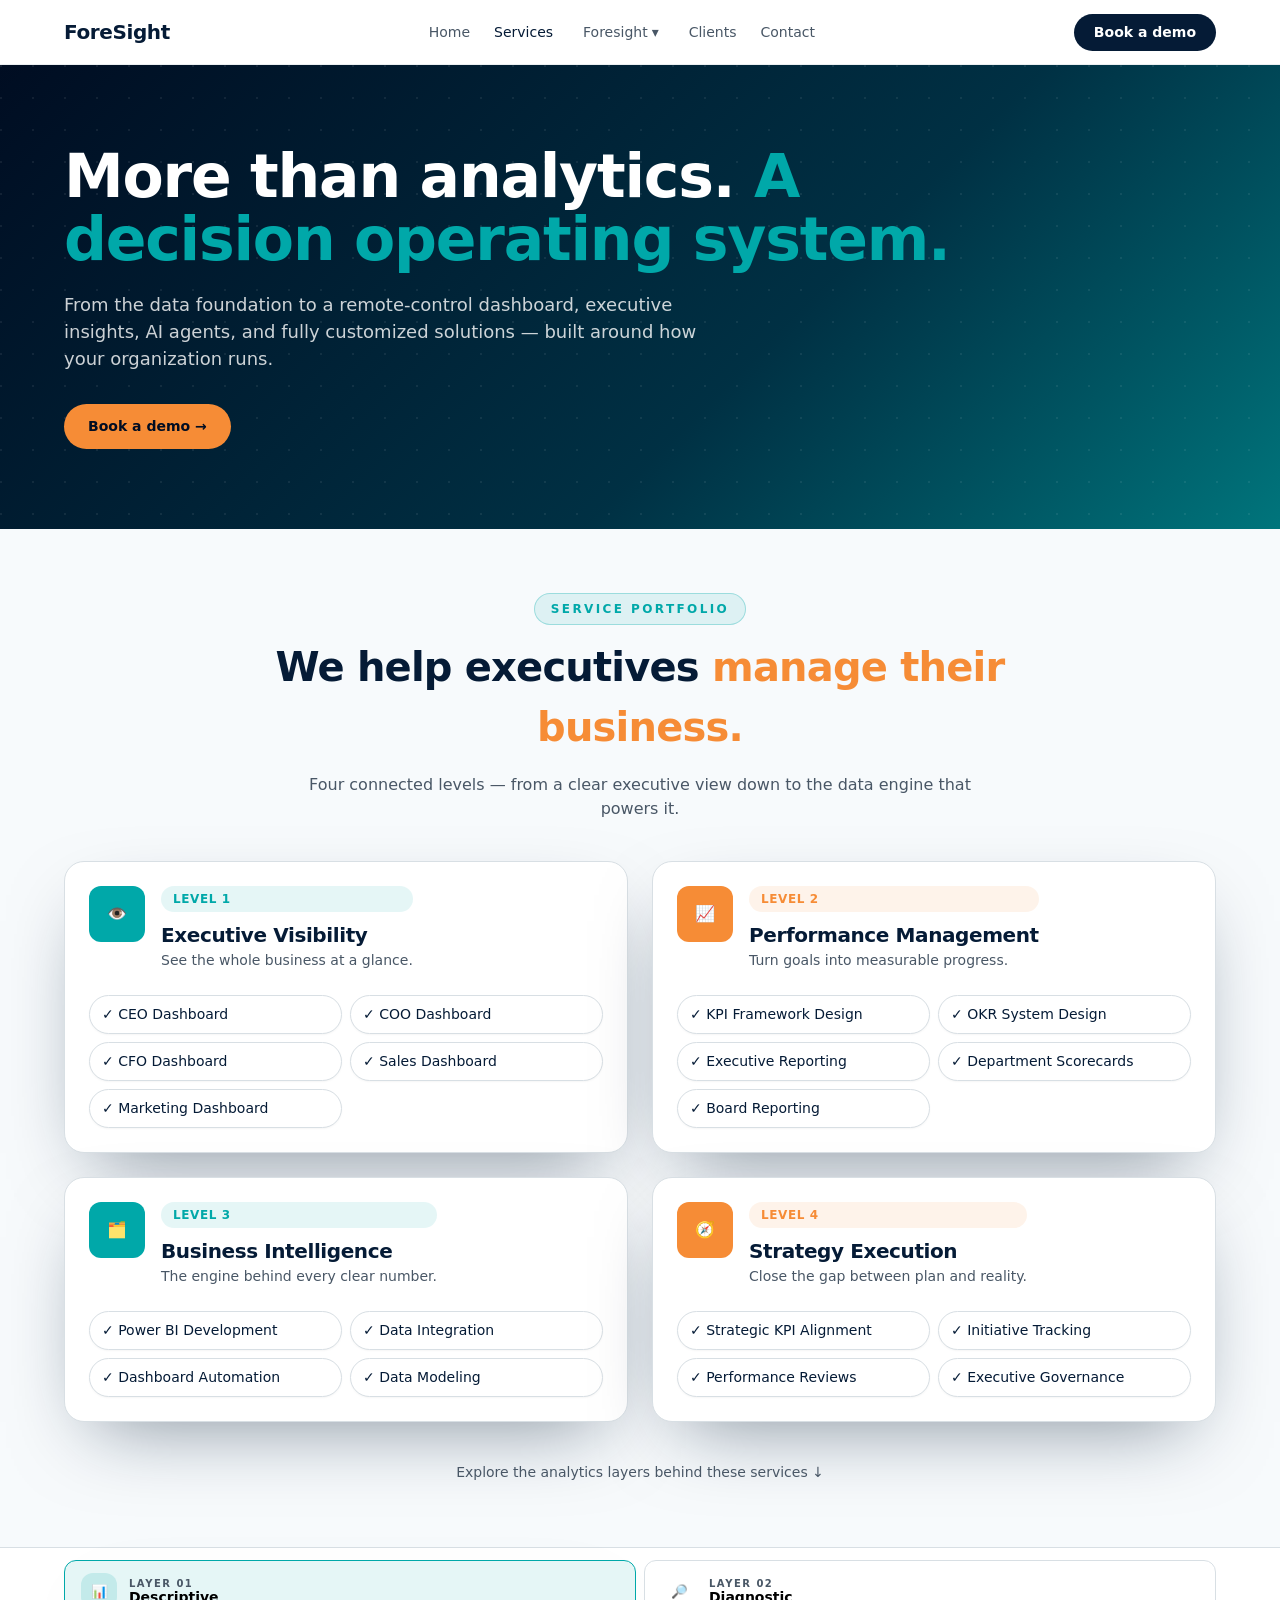
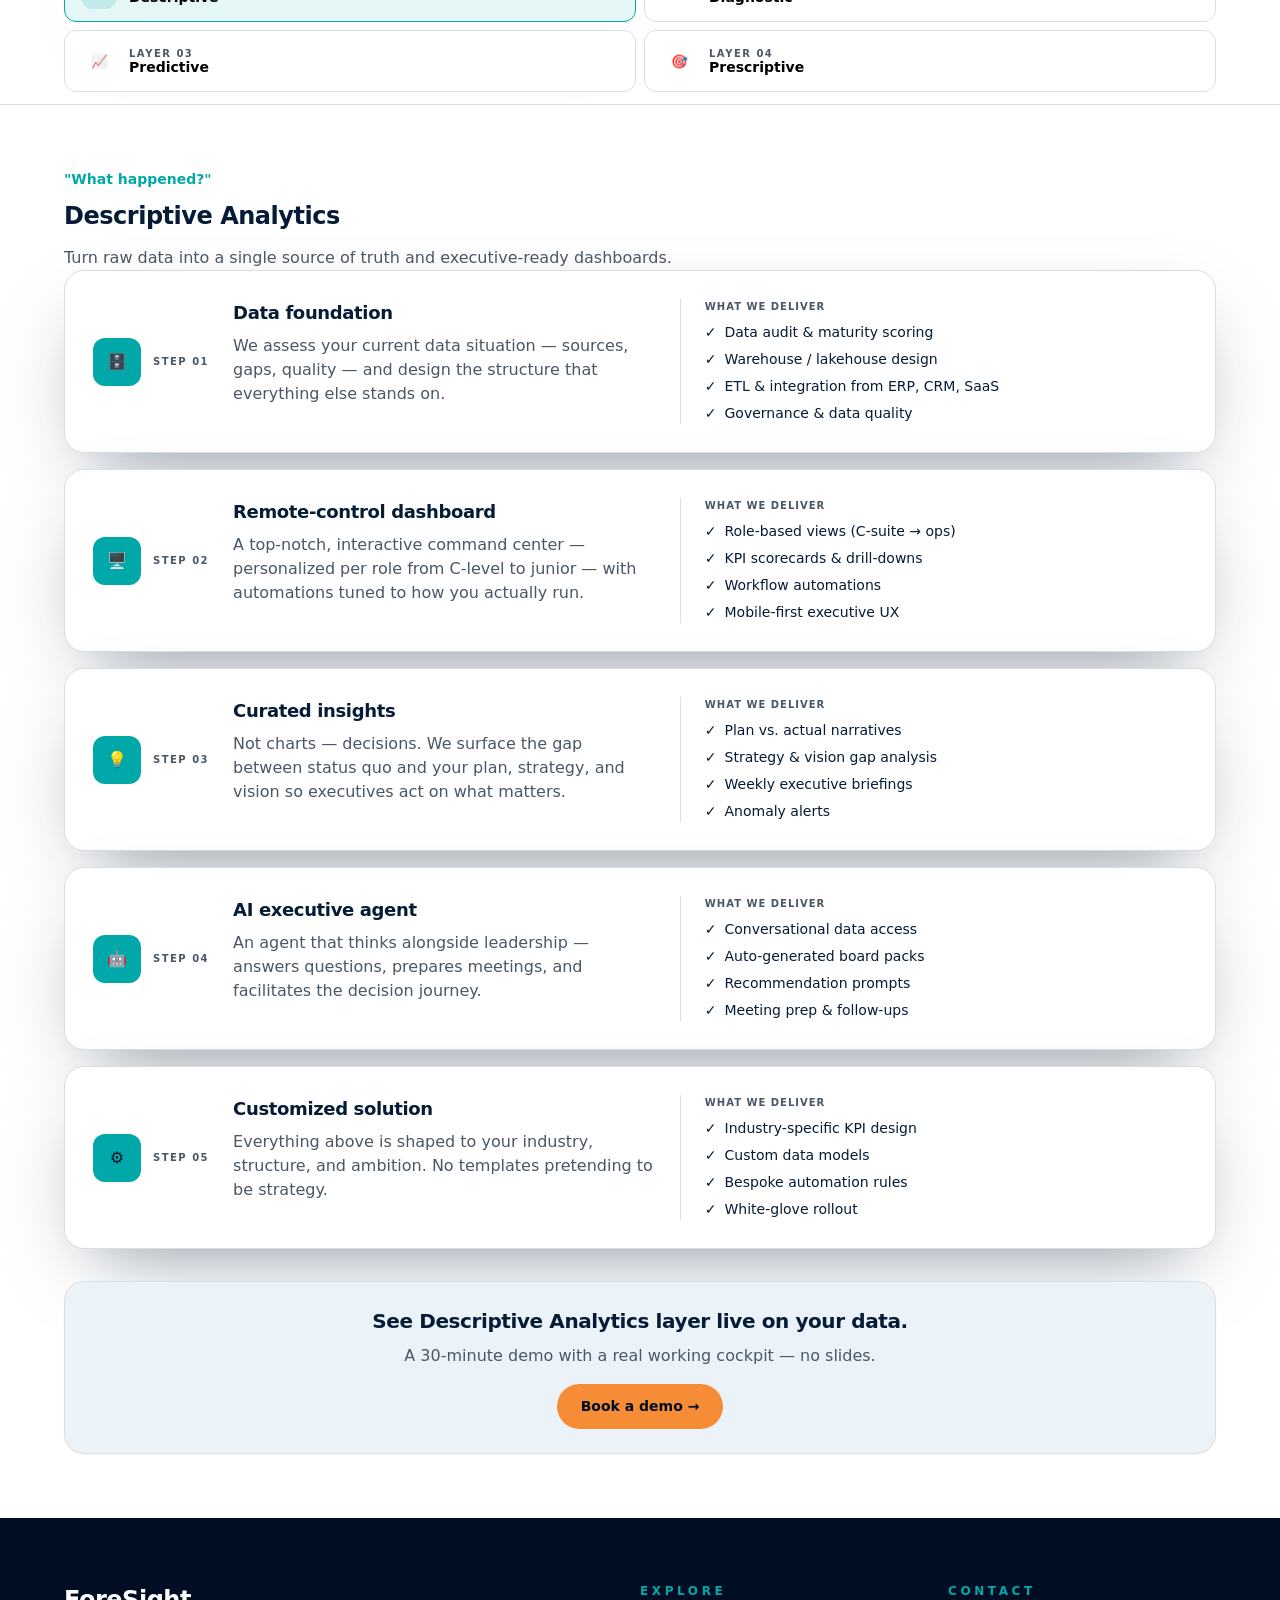
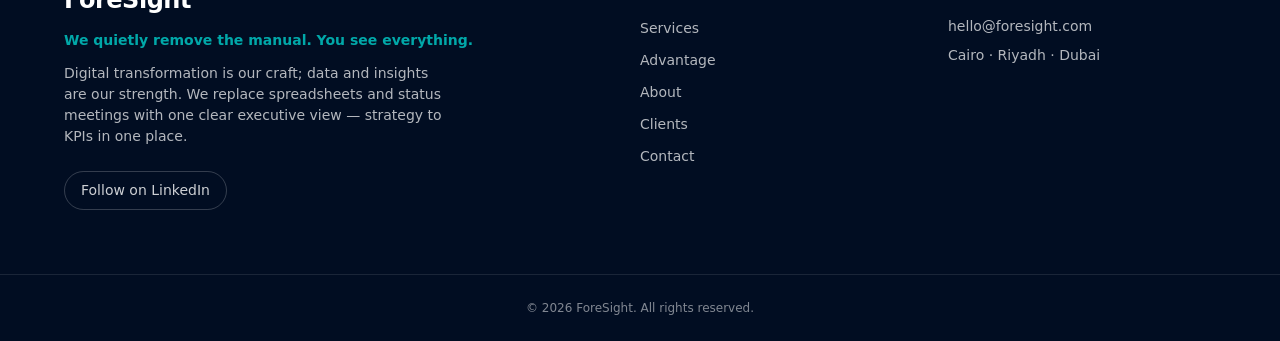
<file: services.html>
<!DOCTYPE html>
<html lang="en">
<head>
<meta charset="UTF-8" />
<meta name="viewport" content="width=device-width, initial-scale=1.0" />
<title>Services — ForeSight</title>
<meta name="description" content="Beyond analytics — we build the data foundation, an executive remote-control dashboard, decision-grade insights, AI agents, and customized solutions." />
<link rel="icon" href="assets/favicon.png" />
<link rel="stylesheet" href="css/styles.css" />
</head>
<body data-page="services">
<div id="site-header"></div>

<section class="hero">
  <div class="container px-6 hero-inner">
    <h1>More than analytics. <span class="text-teal">A decision operating system.</span></h1>
    <p class="subtitle">From the data foundation to a remote-control dashboard, executive insights, AI agents, and fully customized solutions — built around how your organization runs.</p>
    <div class="actions">
      <a href="book-demo.html" class="btn-orange">Book a demo →</a>
    </div>
  </div>
</section>

<section class="py-16" style="border-bottom:1px solid var(--border); background:color-mix(in oklab, var(--muted) 40%, transparent);">
  <div class="container px-6">
    <div class="text-center max-w-3xl" style="margin:0 auto;">
      <span class="badge-pill">Service Portfolio</span>
      <h2 class="section-title">We help executives <span class="text-orange">manage their business.</span></h2>
      <p class="mt-4 muted" style="max-width:42rem; margin:1rem auto 0;">Four connected levels — from a clear executive view down to the data engine that powers it.</p>
    </div>
    <div class="grid grid-2 mt-10" style="gap:1.5rem;">
      <div class="card card-elegant">
        <div class="flex" style="align-items:flex-start; gap:1rem;">
          <div class="icon-box" style="background:var(--teal); color:var(--teal-foreground); height:3.5rem; width:3.5rem;">👁️</div>
          <div>
            <div class="tag-pill">Level 1</div>
            <h3 class="mt-2" style="font-size:1.25rem;">Executive Visibility</h3>
            <p class="mt-1 muted" style="font-size:0.875rem;">See the whole business at a glance.</p>
          </div>
        </div>
        <ul class="grid grid-2 mt-6" style="gap:0.5rem;">
          <li class="card" style="padding:0.5rem 0.75rem; font-size:0.875rem;">✓ CEO Dashboard</li>
          <li class="card" style="padding:0.5rem 0.75rem; font-size:0.875rem;">✓ COO Dashboard</li>
          <li class="card" style="padding:0.5rem 0.75rem; font-size:0.875rem;">✓ CFO Dashboard</li>
          <li class="card" style="padding:0.5rem 0.75rem; font-size:0.875rem;">✓ Sales Dashboard</li>
          <li class="card" style="padding:0.5rem 0.75rem; font-size:0.875rem;">✓ Marketing Dashboard</li>
        </ul>
      </div>
      <div class="card card-elegant">
        <div class="flex" style="align-items:flex-start; gap:1rem;">
          <div class="icon-box" style="background:var(--orange); color:var(--orange-foreground); height:3.5rem; width:3.5rem;">📈</div>
          <div>
            <div class="tag-pill" style="color:var(--orange); background:color-mix(in oklab, var(--orange) 10%, transparent);">Level 2</div>
            <h3 class="mt-2" style="font-size:1.25rem;">Performance Management</h3>
            <p class="mt-1 muted" style="font-size:0.875rem;">Turn goals into measurable progress.</p>
          </div>
        </div>
        <ul class="grid grid-2 mt-6" style="gap:0.5rem;">
          <li class="card" style="padding:0.5rem 0.75rem; font-size:0.875rem;">✓ KPI Framework Design</li>
          <li class="card" style="padding:0.5rem 0.75rem; font-size:0.875rem;">✓ OKR System Design</li>
          <li class="card" style="padding:0.5rem 0.75rem; font-size:0.875rem;">✓ Executive Reporting</li>
          <li class="card" style="padding:0.5rem 0.75rem; font-size:0.875rem;">✓ Department Scorecards</li>
          <li class="card" style="padding:0.5rem 0.75rem; font-size:0.875rem;">✓ Board Reporting</li>
        </ul>
      </div>
      <div class="card card-elegant">
        <div class="flex" style="align-items:flex-start; gap:1rem;">
          <div class="icon-box" style="background:var(--teal); color:var(--teal-foreground); height:3.5rem; width:3.5rem;">🗂️</div>
          <div>
            <div class="tag-pill">Level 3</div>
            <h3 class="mt-2" style="font-size:1.25rem;">Business Intelligence</h3>
            <p class="mt-1 muted" style="font-size:0.875rem;">The engine behind every clear number.</p>
          </div>
        </div>
        <ul class="grid grid-2 mt-6" style="gap:0.5rem;">
          <li class="card" style="padding:0.5rem 0.75rem; font-size:0.875rem;">✓ Power BI Development</li>
          <li class="card" style="padding:0.5rem 0.75rem; font-size:0.875rem;">✓ Data Integration</li>
          <li class="card" style="padding:0.5rem 0.75rem; font-size:0.875rem;">✓ Dashboard Automation</li>
          <li class="card" style="padding:0.5rem 0.75rem; font-size:0.875rem;">✓ Data Modeling</li>
        </ul>
      </div>
      <div class="card card-elegant">
        <div class="flex" style="align-items:flex-start; gap:1rem;">
          <div class="icon-box" style="background:var(--orange); color:var(--orange-foreground); height:3.5rem; width:3.5rem;">🧭</div>
          <div>
            <div class="tag-pill" style="color:var(--orange); background:color-mix(in oklab, var(--orange) 10%, transparent);">Level 4</div>
            <h3 class="mt-2" style="font-size:1.25rem;">Strategy Execution</h3>
            <p class="mt-1 muted" style="font-size:0.875rem;">Close the gap between plan and reality.</p>
          </div>
        </div>
        <ul class="grid grid-2 mt-6" style="gap:0.5rem;">
          <li class="card" style="padding:0.5rem 0.75rem; font-size:0.875rem;">✓ Strategic KPI Alignment</li>
          <li class="card" style="padding:0.5rem 0.75rem; font-size:0.875rem;">✓ Initiative Tracking</li>
          <li class="card" style="padding:0.5rem 0.75rem; font-size:0.875rem;">✓ Performance Reviews</li>
          <li class="card" style="padding:0.5rem 0.75rem; font-size:0.875rem;">✓ Executive Governance</li>
        </ul>
      </div>
    </div>
    <p class="mt-10 text-center muted" style="font-size:0.875rem;">Explore the analytics layers behind these services ↓</p>
  </div>
</section>

<section class="sticky-tabs">
  <div class="container px-6" style="padding-top:0.75rem; padding-bottom:0.75rem;">
    <div class="grid grid-3" id="layer-tabs" style="grid-template-columns:repeat(2,1fr); gap:0.5rem;"></div>
  </div>
</section>

<section class="py-16">
  <div class="container px-6">
    <div class="max-w-3xl mb-8" id="layer-header"></div>
    <ol id="layer-steps"></ol>
    <div class="card text-center mt-8" style="background:var(--muted);">
      <h3 id="layer-cta-title" style="font-size:1.25rem;"></h3>
      <p class="mt-2 muted max-w-2xl" style="margin-left:auto; margin-right:auto;">A 30-minute demo with a real working cockpit — no slides.</p>
      <a href="book-demo.html" class="btn-orange mt-4" style="display:inline-flex;">Book a demo →</a>
    </div>
  </div>
</section>

<div id="site-footer"></div>

<script src="js/services-data.js"></script>
<script src="js/components.js"></script>
<script>
  const layerMeta = [
    { key: "descriptive", n: "01", icon: "📊", accent: "teal" },
    { key: "diagnostic", n: "02", icon: "🔎", accent: "orange" },
    { key: "predictive", n: "03", icon: "📈", accent: "teal" },
    { key: "prescriptive", n: "04", icon: "🎯", accent: "orange" },
  ];
  let active = 0;

  function renderTabs() {
    document.getElementById("layer-tabs").innerHTML = layerMeta
      .map((l, i) => {
        const isActive = i === active;
        return `<button class="layer-btn ${isActive ? "active" : ""} ${isActive && l.accent === "orange" ? "orange-active" : ""}" data-i="${i}">
          <span class="icon-box ${isActive ? (l.accent === "orange" ? "icon-orange" : "icon-teal") : ""}" style="height:2.25rem;width:2.25rem;">${l.icon}</span>
          <span>
            <div style="font-size:0.625rem; font-weight:700; text-transform:uppercase; letter-spacing:0.15em; color:var(--muted-foreground);">Layer ${l.n}</div>
            <div style="font-size:0.875rem; font-weight:700; text-transform:capitalize;">${l.key}</div>
          </span>
        </button>`;
      })
      .join("");
    document.querySelectorAll("#layer-tabs button").forEach((btn) => {
      btn.addEventListener("click", () => {
        active = Number(btn.dataset.i);
        renderTabs();
        renderLayer();
      });
    });
  }

  function renderLayer() {
    const meta = layerMeta[active];
    const data = SERVICES_DATA[meta.key];
    const isOrange = meta.accent === "orange";
    document.getElementById("layer-header").innerHTML = `
      <p style="font-size:0.875rem; font-weight:600; color:${isOrange ? "var(--orange)" : "var(--teal)"};">"${data.question}"</p>
      <h2 class="mt-2" style="font-size:1.5rem;">${data.label} Analytics</h2>
      <p class="mt-3 muted">${data.short}</p>`;
    document.getElementById("layer-steps").innerHTML = data.steps
      .map(
        (s, idx) => `<li class="step-row">
        <div class="flex" style="align-items:center; gap:0.75rem;">
          <div class="icon-box" style="background:${isOrange ? "var(--orange)" : "var(--teal)"}; color:${isOrange ? "var(--orange-foreground)" : "var(--teal-foreground)"};">${s.icon}</div>
          <div style="font-size:0.625rem; font-weight:700; text-transform:uppercase; letter-spacing:0.15em; color:var(--muted-foreground);">Step ${String(idx + 1).padStart(2, "0")}</div>
        </div>
        <div>
          <h3 style="font-size:1.125rem;">${s.title}</h3>
          <p class="mt-2 muted">${s.desc}</p>
        </div>
        <div class="step-divider">
          <div style="font-size:0.625rem; font-weight:700; text-transform:uppercase; letter-spacing:0.1em; color:var(--muted-foreground);">What we deliver</div>
          <ul class="mt-2" style="display:flex; flex-direction:column; gap:0.375rem;">
            ${s.deliverables.map((d) => `<li style="font-size:0.875rem; display:flex; gap:0.5rem;">✓ <span>${d}</span></li>`).join("")}
          </ul>
        </div>
      </li>`
      )
      .join("");
    document.getElementById("layer-cta-title").textContent = `See ${data.label} Analytics layer live on your data.`;
  }

  renderTabs();
  renderLayer();
</script>
</body>
</html>
</file>
<file: css/styles.css>
:root {
  --radius: 0.75rem;

  --midnight: oklch(0.22 0.06 255);
  --midnight-deep: oklch(0.16 0.05 255);
  --teal: oklch(0.66 0.12 195);
  --teal-foreground: oklch(0.16 0.05 255);
  --orange: oklch(0.74 0.16 55);
  --orange-foreground: oklch(0.16 0.05 255);

  --background: oklch(1 0 0);
  --foreground: oklch(0.22 0.06 255);
  --card: oklch(1 0 0);
  --muted: oklch(0.96 0.01 240);
  --muted-foreground: oklch(0.45 0.03 250);
  --border: oklch(0.9 0.01 240);
  --destructive: oklch(0.6 0.22 25);

  --gradient-hero: linear-gradient(135deg, oklch(0.16 0.05 255) 0%, oklch(0.28 0.08 220) 60%, oklch(0.5 0.11 200) 100%);
  --shadow-elegant: 0 30px 80px -30px color-mix(in oklab, var(--midnight) 50%, transparent);
  --shadow-glow: 0 0 60px color-mix(in oklab, var(--teal) 40%, transparent);
}

* { box-sizing: border-box; border-color: var(--border); }
html { scroll-behavior: smooth; }
body {
  margin: 0;
  background-color: var(--background);
  color: var(--foreground);
  font-family: "Poppins", system-ui, sans-serif;
  -webkit-font-smoothing: antialiased;
  line-height: 1.5;
}
h1, h2, h3, h4 { font-family: "Poppins", system-ui, sans-serif; letter-spacing: -0.02em; font-weight: 700; margin: 0; }
p { margin: 0; }
a { text-decoration: none; color: inherit; }
ul, ol { margin: 0; padding: 0; list-style: none; }
button { font-family: inherit; cursor: pointer; }
img { max-width: 100%; display: block; }

.container { width: 100%; max-width: 1200px; margin: 0 auto; }
.px-6 { padding-left: 1.5rem; padding-right: 1.5rem; }

/* ---------- Header ---------- */
.site-header {
  position: sticky; top: 0; z-index: 50; width: 100%;
  border-bottom: 1px solid color-mix(in oklab, var(--border) 50%, transparent);
  background: color-mix(in oklab, var(--background) 80%, transparent);
  backdrop-filter: blur(16px);
}
.site-header .bar { display: flex; align-items: center; justify-content: space-between; height: 4rem; }
.brand { font-size: 1.25rem; font-weight: 700; letter-spacing: -0.02em; }
.desktop-nav { display: none; align-items: center; gap: 1.5rem; }
.desktop-nav a, .desktop-nav button.navlink {
  font-size: 0.875rem; font-weight: 500; color: var(--muted-foreground);
  background: none; border: none; display: flex; align-items: center; gap: 0.25rem;
}
.desktop-nav a:hover, .desktop-nav button.navlink:hover { color: var(--foreground); }
.desktop-nav a.active { color: var(--foreground); }
.navgroup { position: relative; }
.navgroup-menu {
  display: none; position: absolute; top: 100%; margin-top: 0.5rem; min-width: 180px;
  border: 1px solid var(--border); border-radius: 0.75rem; background: var(--background);
  padding: 0.5rem; box-shadow: var(--shadow-elegant); z-index: 20;
}
.navgroup.open .navgroup-menu { display: block; }
.navgroup-menu a { display: block; border-radius: 0.5rem; padding: 0.5rem 0.75rem; font-size: 0.875rem; color: color-mix(in oklab, var(--foreground) 80%, transparent); }
.navgroup-menu a:hover { background: var(--muted); color: var(--foreground); }
.header-actions { display: flex; align-items: center; gap: 0.5rem; }
.btn-pill-dark {
  display: inline-flex; align-items: center; border-radius: 999px; background: var(--foreground);
  color: var(--background); padding: 0.5rem 1.25rem; font-size: 0.875rem; font-weight: 600;
  transition: transform 0.2s;
}
.btn-pill-dark:hover { transform: scale(1.05); }
.hide-mobile { display: none; }
.mobile-toggle {
  display: inline-flex; height: 2.25rem; width: 2.25rem; align-items: center; justify-content: center;
  border-radius: 999px; border: 1px solid var(--border); background: none;
}
.mobile-nav { display: none; border-top: 1px solid var(--border); background: var(--background); }
.mobile-nav.open { display: block; }
.mobile-nav .wrap { display: flex; flex-direction: column; gap: 0.25rem; padding: 0.75rem 1.5rem; }
.mobile-nav a { border-radius: 0.5rem; padding: 0.5rem 0.75rem; font-size: 0.875rem; font-weight: 500; color: color-mix(in oklab, var(--foreground) 80%, transparent); }
.mobile-nav a:hover { background: var(--muted); }
.mobile-group-label { padding: 0.5rem 0.75rem; font-size: 0.75rem; font-weight: 700; text-transform: uppercase; letter-spacing: 0.1em; color: var(--muted-foreground); }
.mobile-nav .cta { margin-top: 0.5rem; display: inline-flex; justify-content: center; border-radius: 999px; background: var(--foreground); color: var(--background); padding: 0.5rem 1.25rem; font-size: 0.875rem; font-weight: 600; }

@media (min-width: 1024px) {
  .desktop-nav { display: flex; }
  .hide-mobile { display: inline-flex; }
  .mobile-toggle { display: none; }
  .mobile-nav { display: none !important; }
}

/* ---------- Hero ---------- */
.hero { position: relative; overflow: hidden; color: var(--background); background-image: var(--gradient-hero); }
.hero::before {
  content: ""; position: absolute; inset: 0; opacity: 0.07;
  background-image: radial-gradient(circle at 1px 1px, white 1px, transparent 0); background-size: 32px 32px;
}
.hero-inner { position: relative; padding: 3.5rem 1.5rem 5rem; }
.hero h1 { font-size: 2.25rem; line-height: 1.05; max-width: 56rem; }
.hero p.subtitle { margin-top: 1.25rem; max-width: 42rem; font-size: 1rem; color: color-mix(in oklab, var(--background) 80%, transparent); }
.hero .actions { margin-top: 2rem; display: flex; flex-wrap: wrap; gap: 1rem; }
@media (min-width: 768px) {
  .hero-inner { padding: 5rem 1.5rem; }
  .hero h1 { font-size: 3.75rem; }
  .hero p.subtitle { font-size: 1.125rem; }
}
.text-teal { color: var(--teal); }
.text-orange { color: var(--orange); }
.bg-teal { background: var(--teal); }
.bg-orange { background: var(--orange); }

.btn-teal {
  border-radius: 999px; background: var(--teal); color: var(--teal-foreground); padding: 0.75rem 1.75rem;
  font-size: 0.875rem; font-weight: 600; box-shadow: var(--shadow-glow); transition: transform 0.2s; display: inline-flex; align-items: center; gap: 0.5rem;
}
.btn-teal:hover { transform: scale(1.05); }
.btn-outline-light {
  border-radius: 999px; border: 1px solid color-mix(in oklab, var(--background) 30%, transparent); color: var(--background);
  padding: 0.75rem 1.75rem; font-size: 0.875rem; font-weight: 600; transition: background 0.2s;
}
.btn-outline-light:hover { background: color-mix(in oklab, var(--background) 10%, transparent); }
.btn-orange {
  display: inline-flex; align-items: center; gap: 0.5rem; border-radius: 999px; background: var(--orange);
  color: var(--orange-foreground); padding: 0.75rem 1.5rem; font-size: 0.875rem; font-weight: 600;
  box-shadow: var(--shadow-elegant); transition: transform 0.2s;
}
.btn-orange:hover { transform: scale(1.05); }
.btn-dark {
  display: inline-flex; align-items: center; border-radius: 999px; background: var(--midnight); color: var(--background);
  padding: 1rem 2rem; font-size: 0.875rem; font-weight: 600; transition: transform 0.2s;
}
.btn-dark:hover { transform: scale(1.05); }

/* ---------- Sections ---------- */
section.py-16 { padding-top: 4rem; padding-bottom: 4rem; }
.bg-secondary { background: var(--muted); }
.bg-midnight { background: var(--midnight); color: var(--background); }
.bg-midnight-deep { background: var(--midnight-deep); color: var(--background); }
.eyebrow { font-size: 0.75rem; font-weight: 600; text-transform: uppercase; letter-spacing: 0.3em; color: var(--muted-foreground); }
.eyebrow-teal { font-size: 0.75rem; font-weight: 600; text-transform: uppercase; letter-spacing: 0.3em; color: var(--teal); }
.section-title { margin-top: 0.75rem; font-size: 1.875rem; font-weight: 700; }
@media (min-width: 768px) { .section-title { font-size: 2.5rem; } }
.muted { color: var(--muted-foreground); }

.grid { display: grid; gap: 1rem; }
.grid-3 { grid-template-columns: repeat(1, 1fr); }
.grid-2 { grid-template-columns: repeat(1, 1fr); }
@media (min-width: 640px) { .grid-2 { grid-template-columns: repeat(2, 1fr); } }
@media (min-width: 768px) { .grid-3 { grid-template-columns: repeat(3, 1fr); } }

.card { border-radius: 1.25rem; background: var(--card); border: 1px solid var(--border); padding: 1.5rem; box-shadow: 0 1px 2px rgba(0,0,0,0.04); }
.card-elegant { box-shadow: var(--shadow-elegant); }

.icon-box { display: inline-flex; height: 3rem; width: 3rem; align-items: center; justify-content: center; border-radius: 0.75rem; }
.icon-teal { background: color-mix(in oklab, var(--teal) 15%, transparent); color: var(--teal); }
.icon-orange { background: color-mix(in oklab, var(--orange) 15%, transparent); color: var(--orange); }

.client-tile {
  display: flex; align-items: center; gap: 0.75rem; border-radius: 0.75rem; background: var(--background);
  padding: 0.75rem 1rem; border: 1px solid var(--border); transition: all 0.2s;
}
.client-tile:hover { transform: translateY(-2px); border-color: var(--teal); box-shadow: 0 1px 2px rgba(0,0,0,0.04); }
.client-logo {
  display: flex; flex-shrink: 0; align-items: center; justify-content: center; overflow: hidden;
  border-radius: 0.75rem; background: white; padding: 0.5rem; border: 1px solid var(--border);
}
.client-logo img { object-fit: contain; width: 100%; height: 100%; }

/* ---------- Forms ---------- */
.form-card { border-radius: 1.25rem; border: 1px solid var(--border); background: var(--card); padding: 2rem; box-shadow: var(--shadow-elegant); }
.field label { font-size: 0.75rem; font-weight: 600; text-transform: uppercase; letter-spacing: 0.05em; color: var(--muted-foreground); }
.field input, .field select, .field textarea {
  margin-top: 0.5rem; width: 100%; border-radius: 0.5rem; border: 1px solid var(--border);
  background: var(--background); padding: 0.75rem 1rem; font-size: 0.875rem; font-family: inherit; color: var(--foreground);
}
.field input:focus, .field select:focus, .field textarea:focus { outline: 2px solid var(--teal); outline-offset: 1px; }
.form-row { display: grid; gap: 1.25rem; margin-bottom: 1.25rem; }
@media (min-width: 640px) { .form-row.two { grid-template-columns: repeat(2, 1fr); } }
.form-error { font-size: 0.875rem; color: var(--destructive); }
.form-note { font-size: 0.8125rem; color: var(--muted-foreground); margin-top: 0.75rem; }

/* ---------- Footer ---------- */
.site-footer { background: var(--midnight-deep); color: var(--background); }
.footer-grid { display: grid; gap: 2.5rem; padding: 4rem 1.5rem; grid-template-columns: 1fr; }
@media (min-width: 768px) { .footer-grid { grid-template-columns: 2fr 1fr 1fr; } }
.footer-bottom { border-top: 1px solid color-mix(in oklab, var(--background) 10%, transparent); padding: 1.5rem; text-align: center; font-size: 0.75rem; color: color-mix(in oklab, var(--background) 50%, transparent); }
.li-link a { color: color-mix(in oklab, var(--background) 70%, transparent); font-size: 0.875rem; }
.li-link a:hover { color: var(--teal); }

/* ---------- Utility layout ---------- */
.text-center { text-align: center; }
.flex { display: flex; }
.flex-wrap { flex-wrap: wrap; }
.items-center { align-items: center; }
.justify-between { justify-content: space-between; }
.gap-2 { gap: 0.5rem; }
.gap-3 { gap: 0.75rem; }
.gap-4 { gap: 1rem; }
.mt-2 { margin-top: 0.5rem; }
.mt-3 { margin-top: 0.75rem; }
.mt-4 { margin-top: 1rem; }
.mt-6 { margin-top: 1.5rem; }
.mt-8 { margin-top: 2rem; }
.mt-10 { margin-top: 2.5rem; }
.max-w-2xl { max-width: 42rem; }
.max-w-3xl { max-width: 48rem; }

.badge-pill {
  display: inline-flex; align-items: center; gap: 0.5rem; border-radius: 999px; border: 1px solid color-mix(in oklab, var(--teal) 30%, transparent);
  background: color-mix(in oklab, var(--teal) 10%, transparent); padding: 0.375rem 1rem; font-size: 0.75rem; font-weight: 700;
  text-transform: uppercase; letter-spacing: 0.2em; color: var(--teal);
}
.tag-pill { border-radius: 999px; background: color-mix(in oklab, var(--teal) 10%, transparent); padding: 0.25rem 0.75rem; font-size: 0.75rem; font-weight: 600; text-transform: uppercase; letter-spacing: 0.05em; color: var(--teal); }

.bar-track { margin-top: 0.5rem; height: 0.5rem; overflow: hidden; border-radius: 999px; background: var(--muted); }
.bar-fill { height: 100%; border-radius: 999px; background: var(--teal); }
.bar-fill.orange { background: var(--orange); }

.layer-btn {
  display: flex; align-items: center; gap: 0.75rem; border-radius: 0.75rem; border: 1px solid var(--border);
  background: var(--card); padding: 0.75rem 1rem; text-align: left; transition: all 0.2s;
}
.layer-btn:hover { border-color: color-mix(in oklab, var(--foreground) 30%, transparent); }
.layer-btn.active { border-color: var(--teal); background: color-mix(in oklab, var(--teal) 10%, transparent); box-shadow: var(--shadow-elegant); }
.layer-btn.active.orange-active { border-color: var(--orange); background: color-mix(in oklab, var(--orange) 10%, transparent); }

.step-row { display: grid; gap: 1rem; border-radius: 1.25rem; border: 1px solid var(--border); background: var(--card); padding: 1.25rem; box-shadow: var(--shadow-elegant); margin-bottom: 1rem; }
@media (min-width: 768px) { .step-row { grid-template-columns: auto 1fr 1.2fr; gap: 1.5rem; padding: 1.75rem; } }
.step-divider { border-top: 1px solid var(--border); padding-top: 1rem; margin-top: 1rem; }
@media (min-width: 768px) { .step-divider { border-top: none; border-left: 1px solid var(--border); padding-top: 0; padding-left: 1.5rem; margin-top: 0; } }

.prose h2 { font-size: 1.5rem; font-weight: 700; margin-top: 2rem; }
.prose p { margin-top: 1rem; line-height: 1.7; color: color-mix(in oklab, var(--foreground) 85%, transparent); }

.sticky-tabs { position: sticky; top: 64px; z-index: 30; border-bottom: 1px solid var(--border); background: color-mix(in oklab, var(--background) 95%, transparent); backdrop-filter: blur(8px); }
</file>
